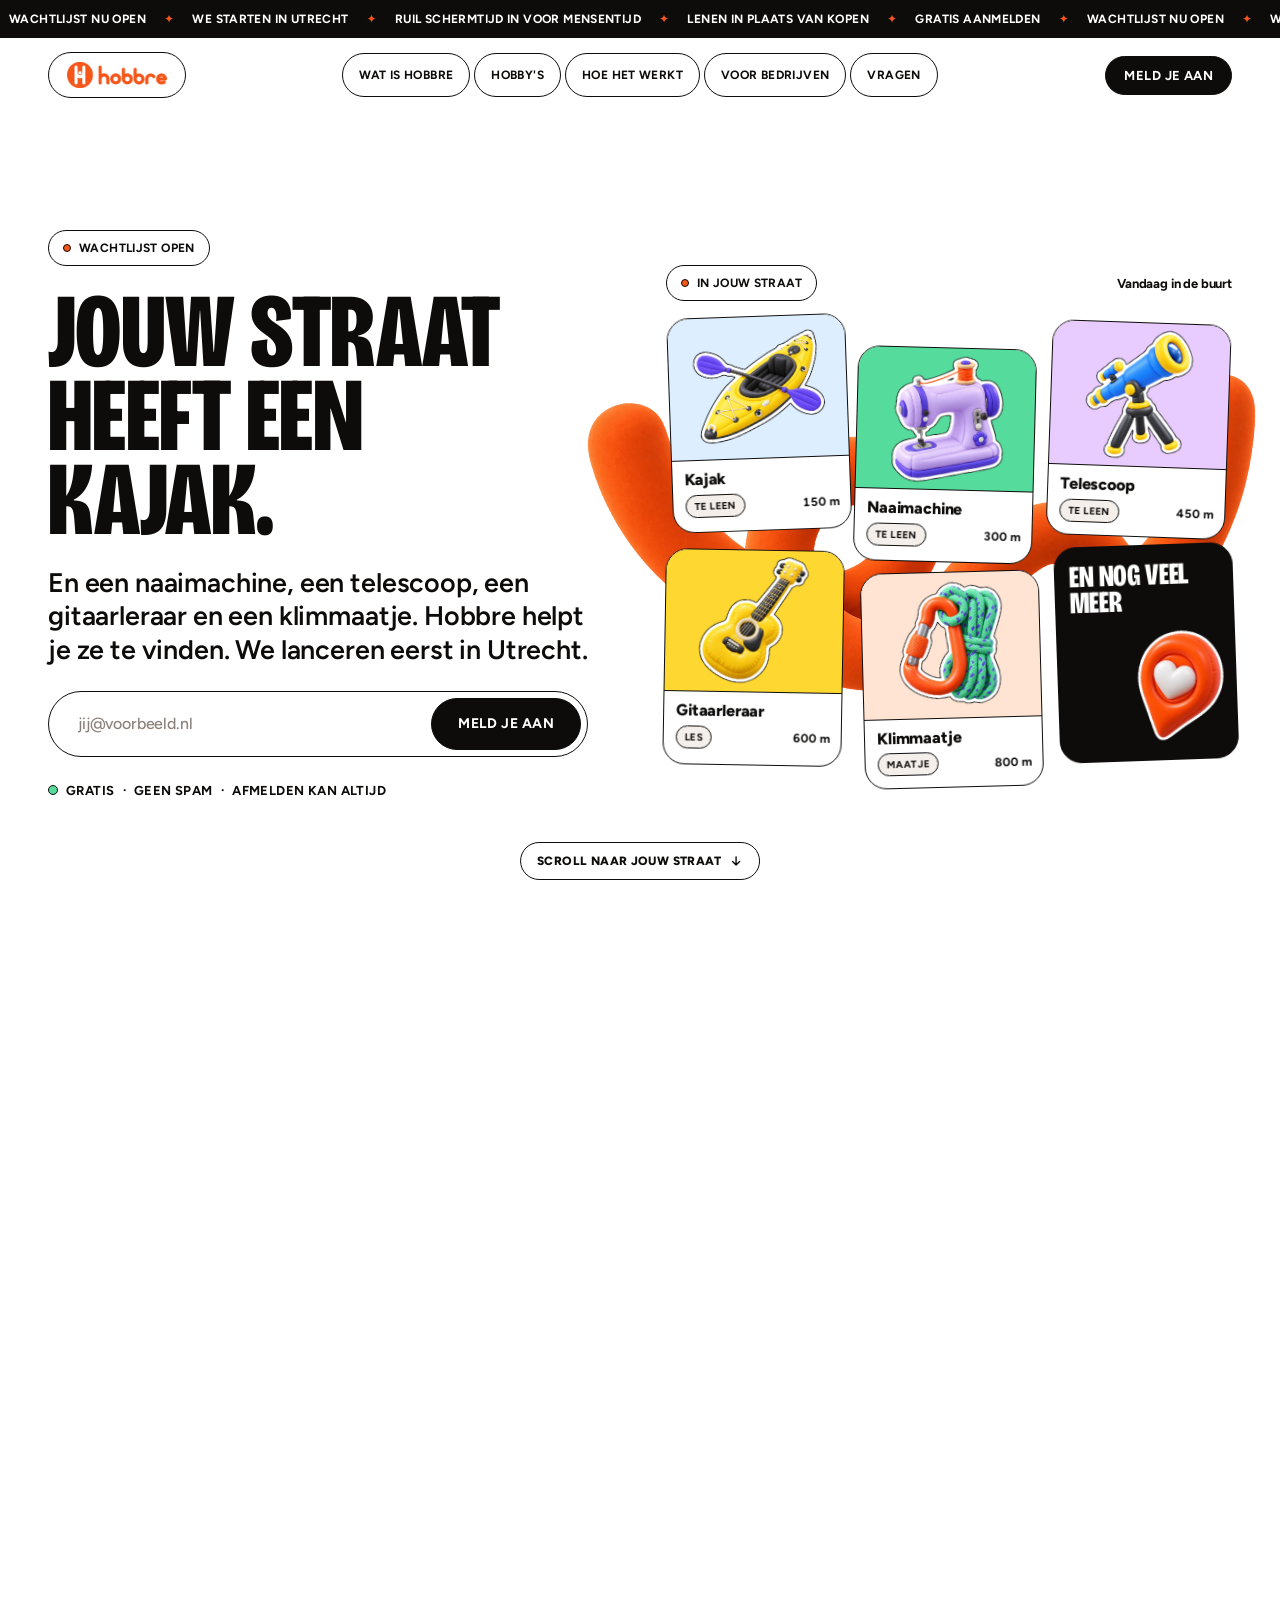
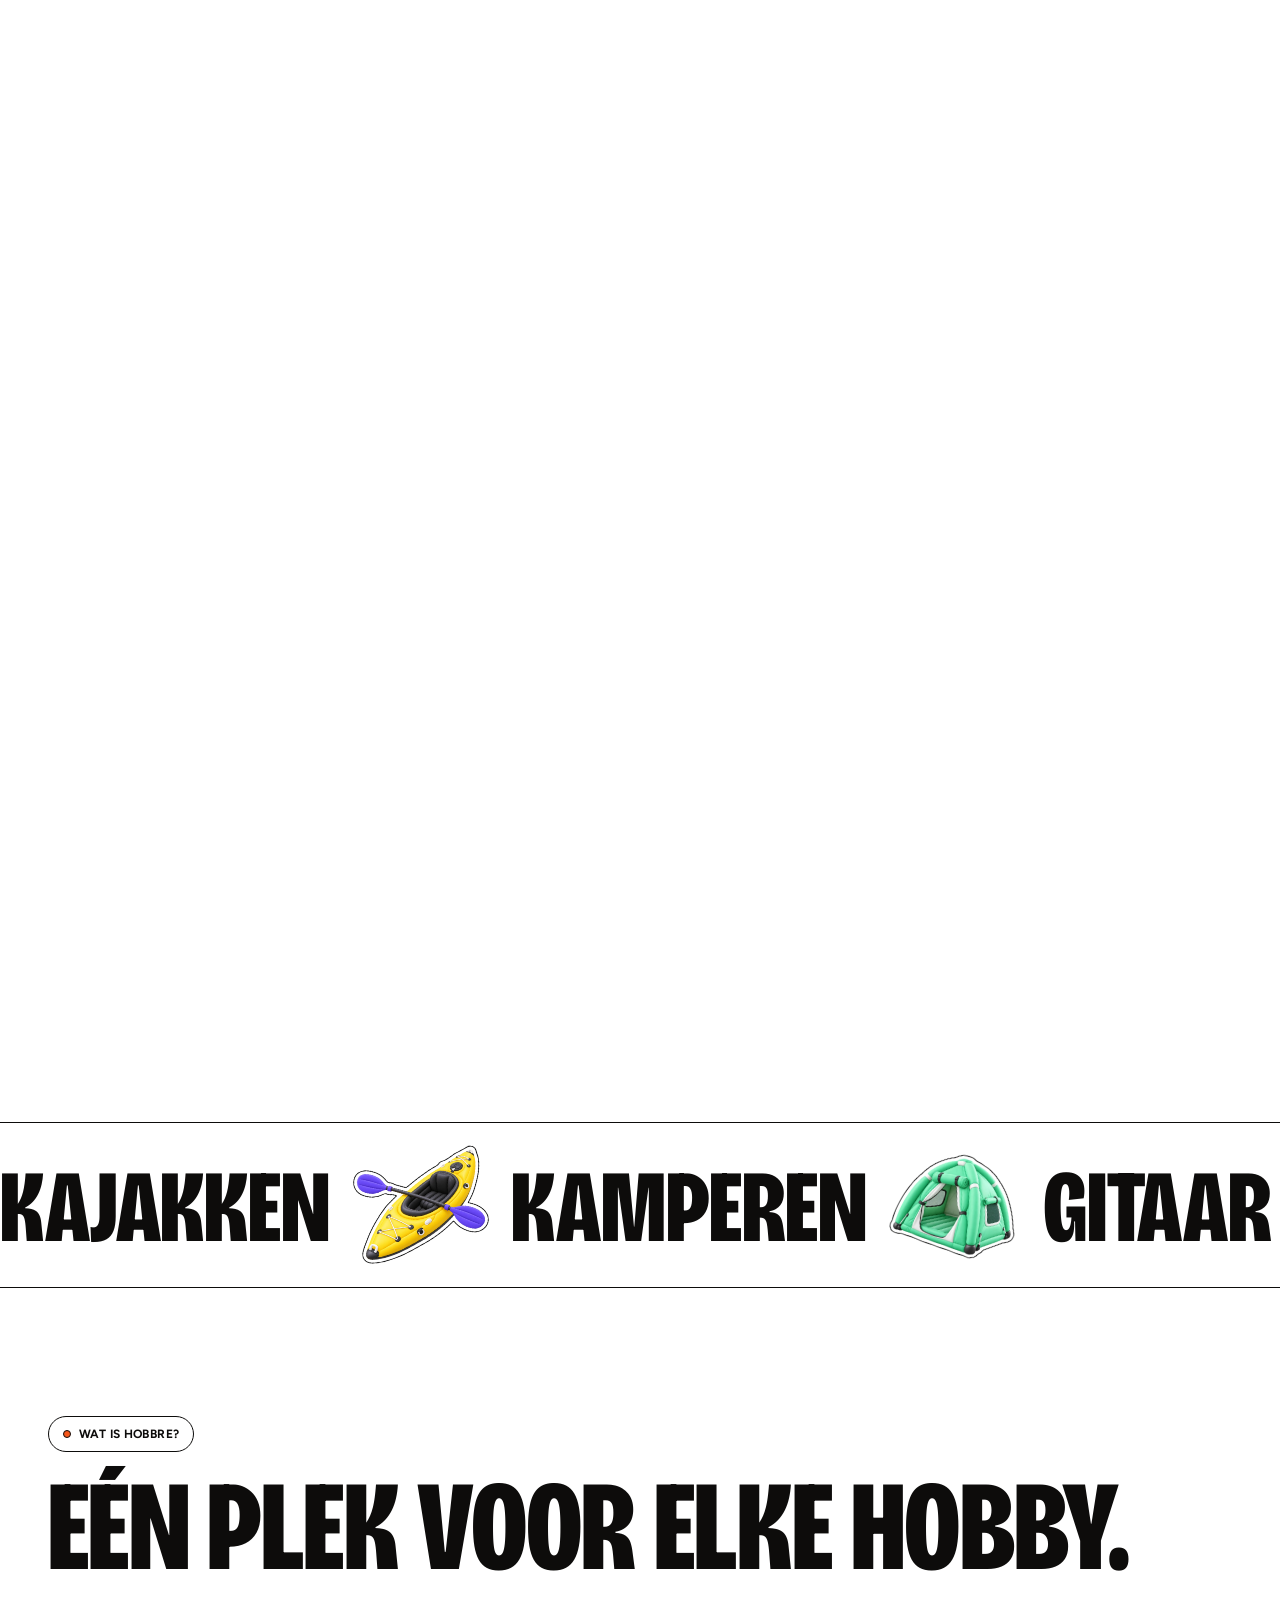
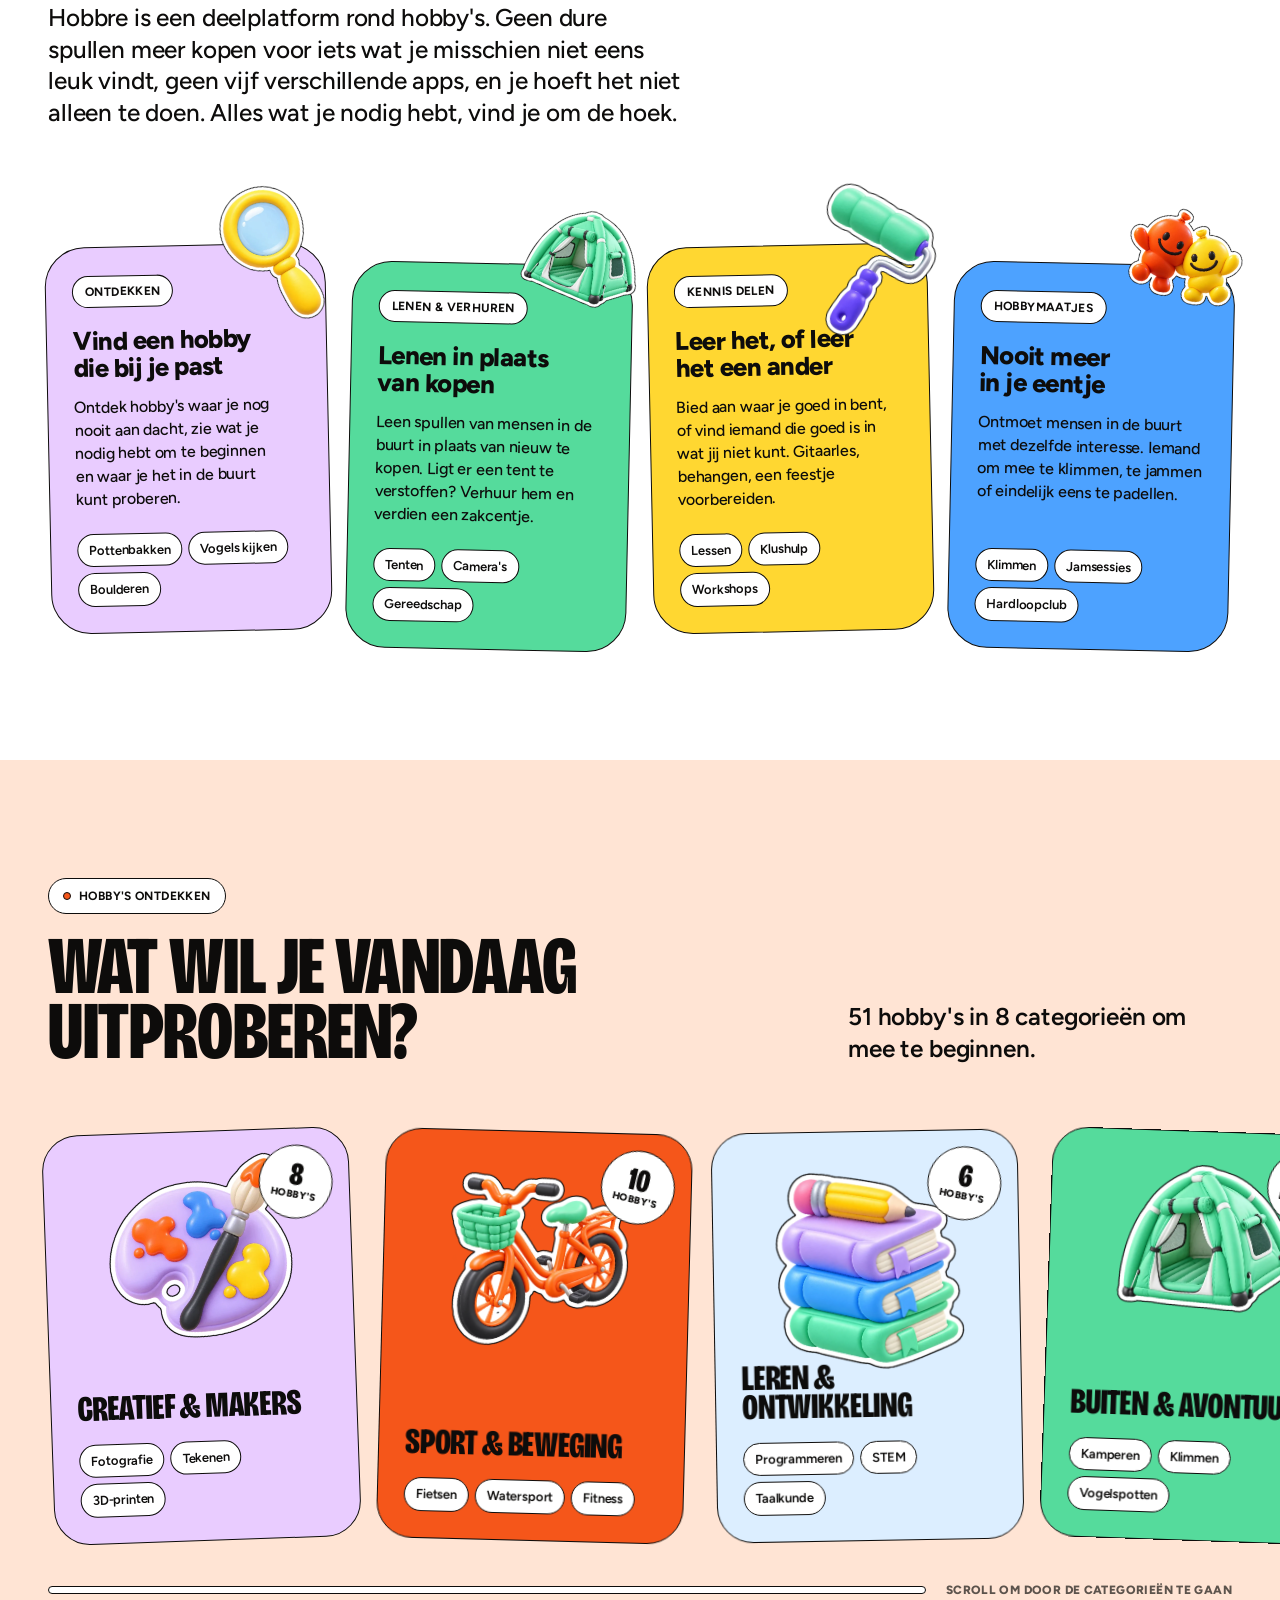
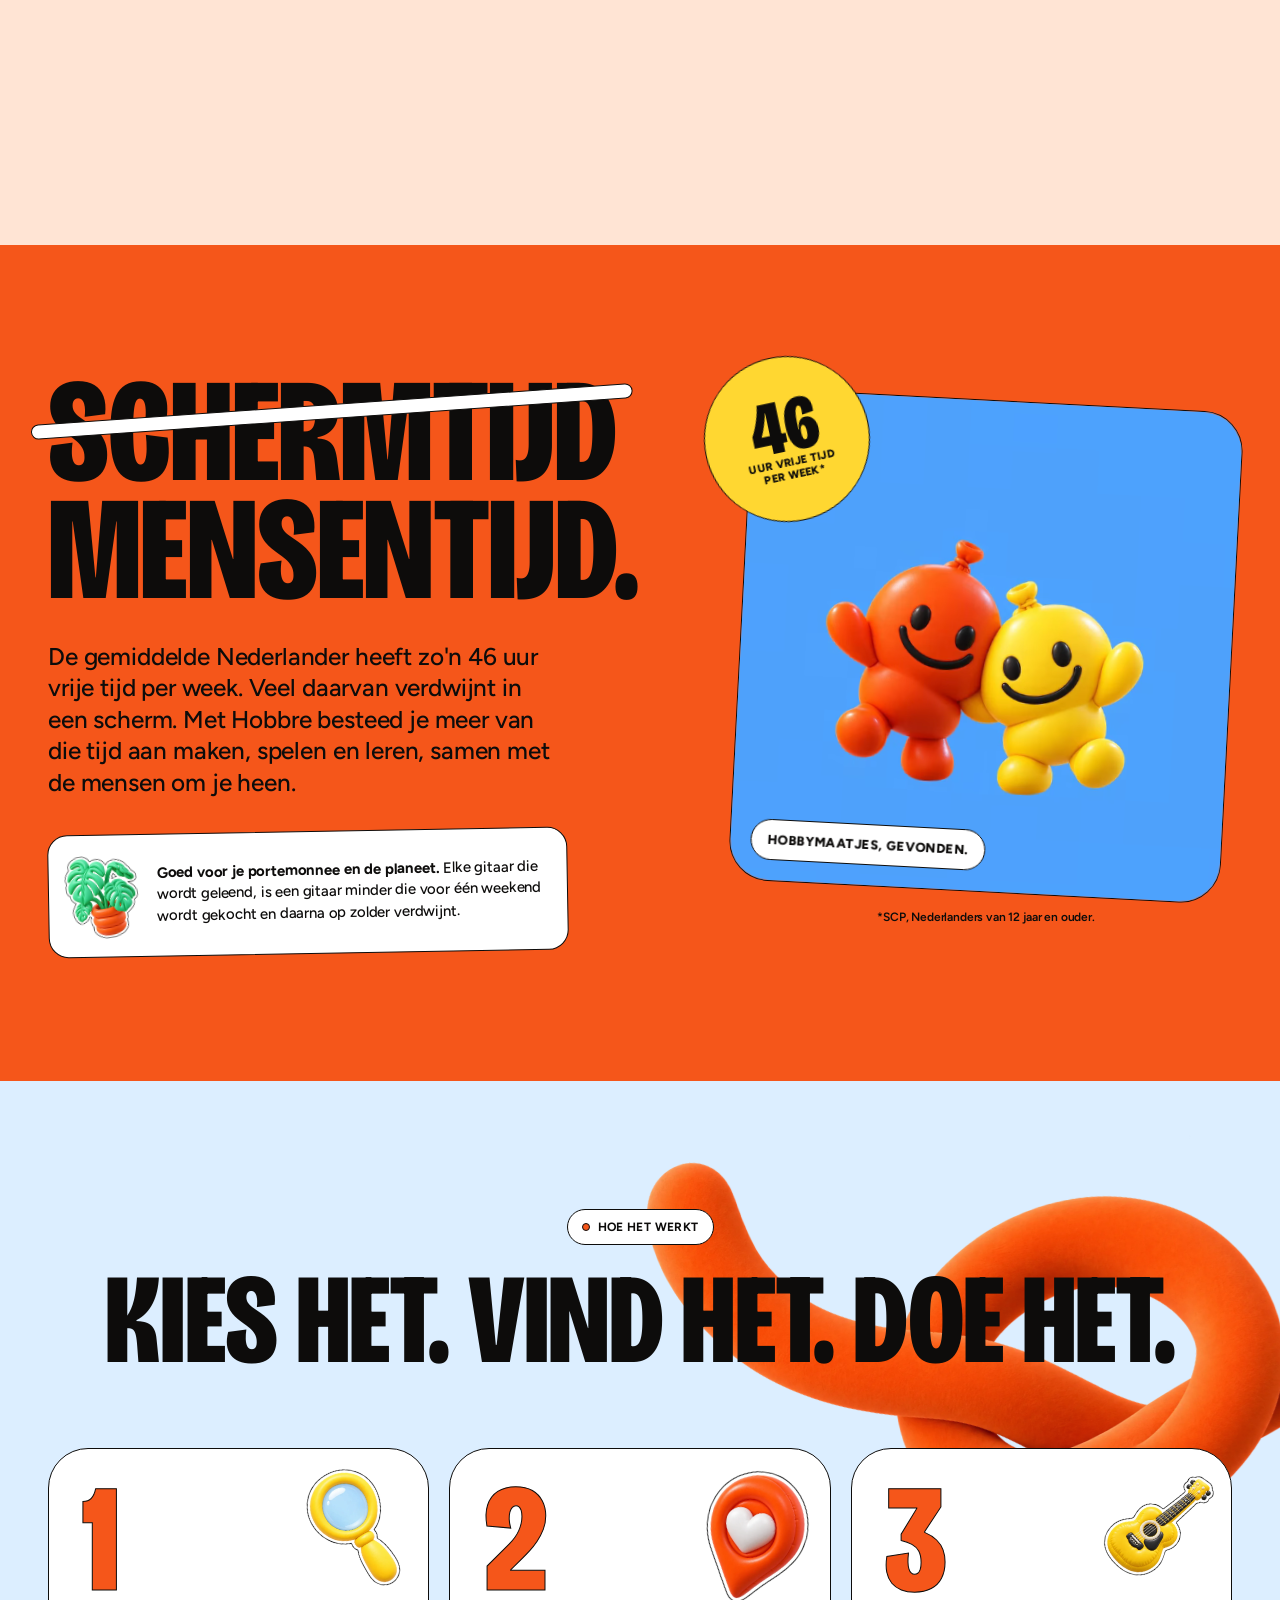
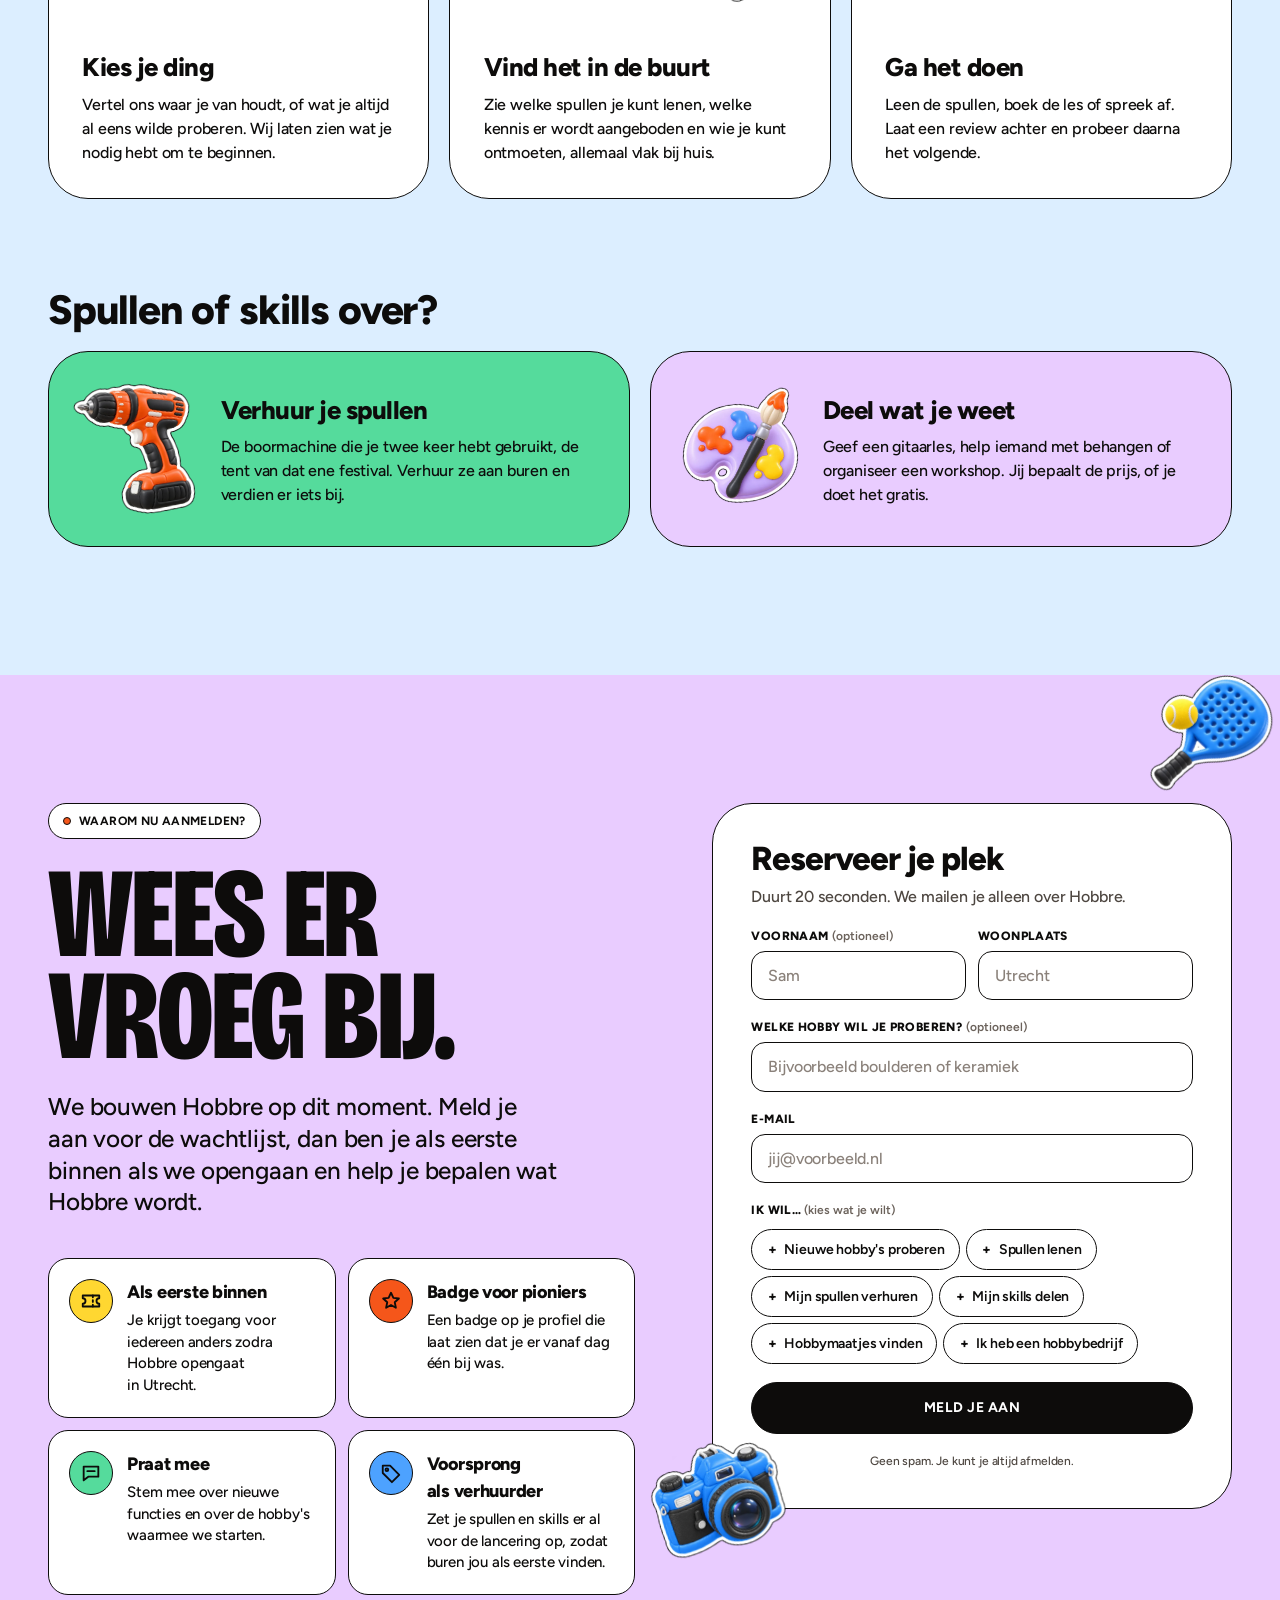
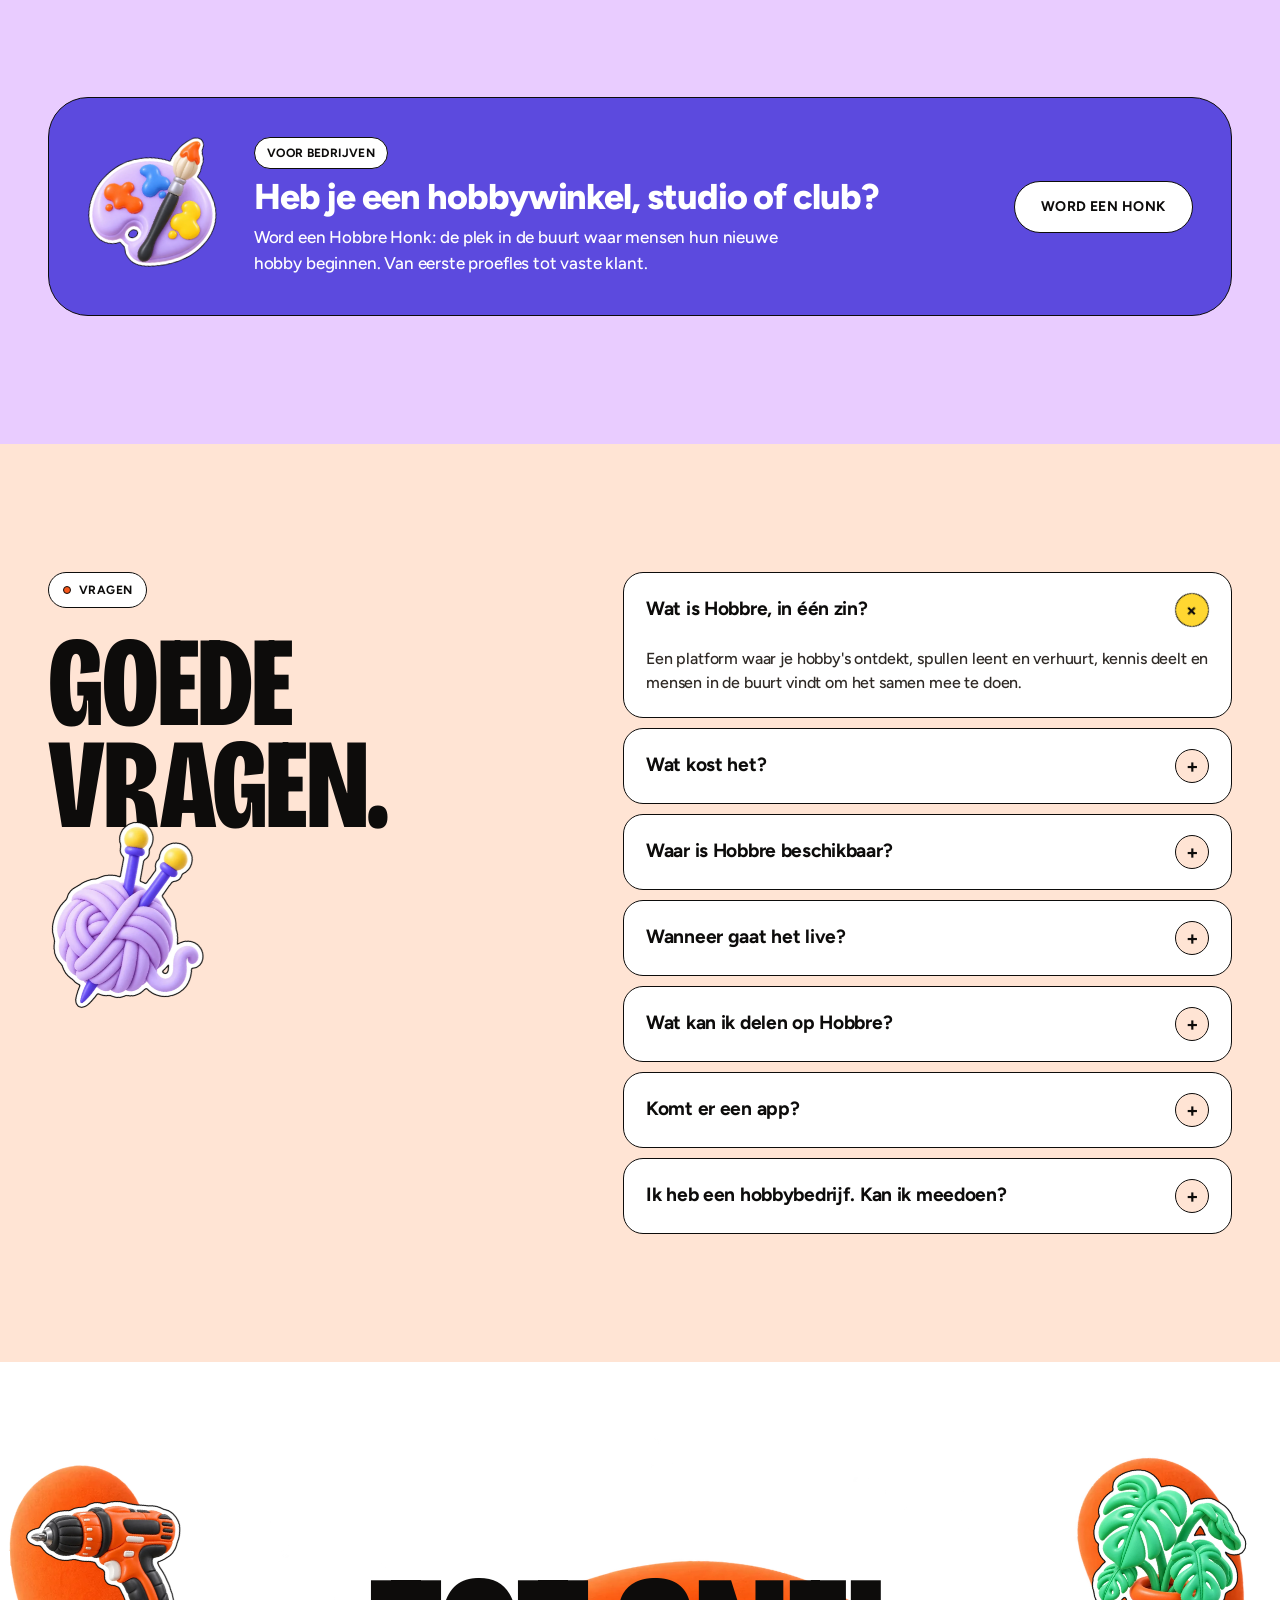
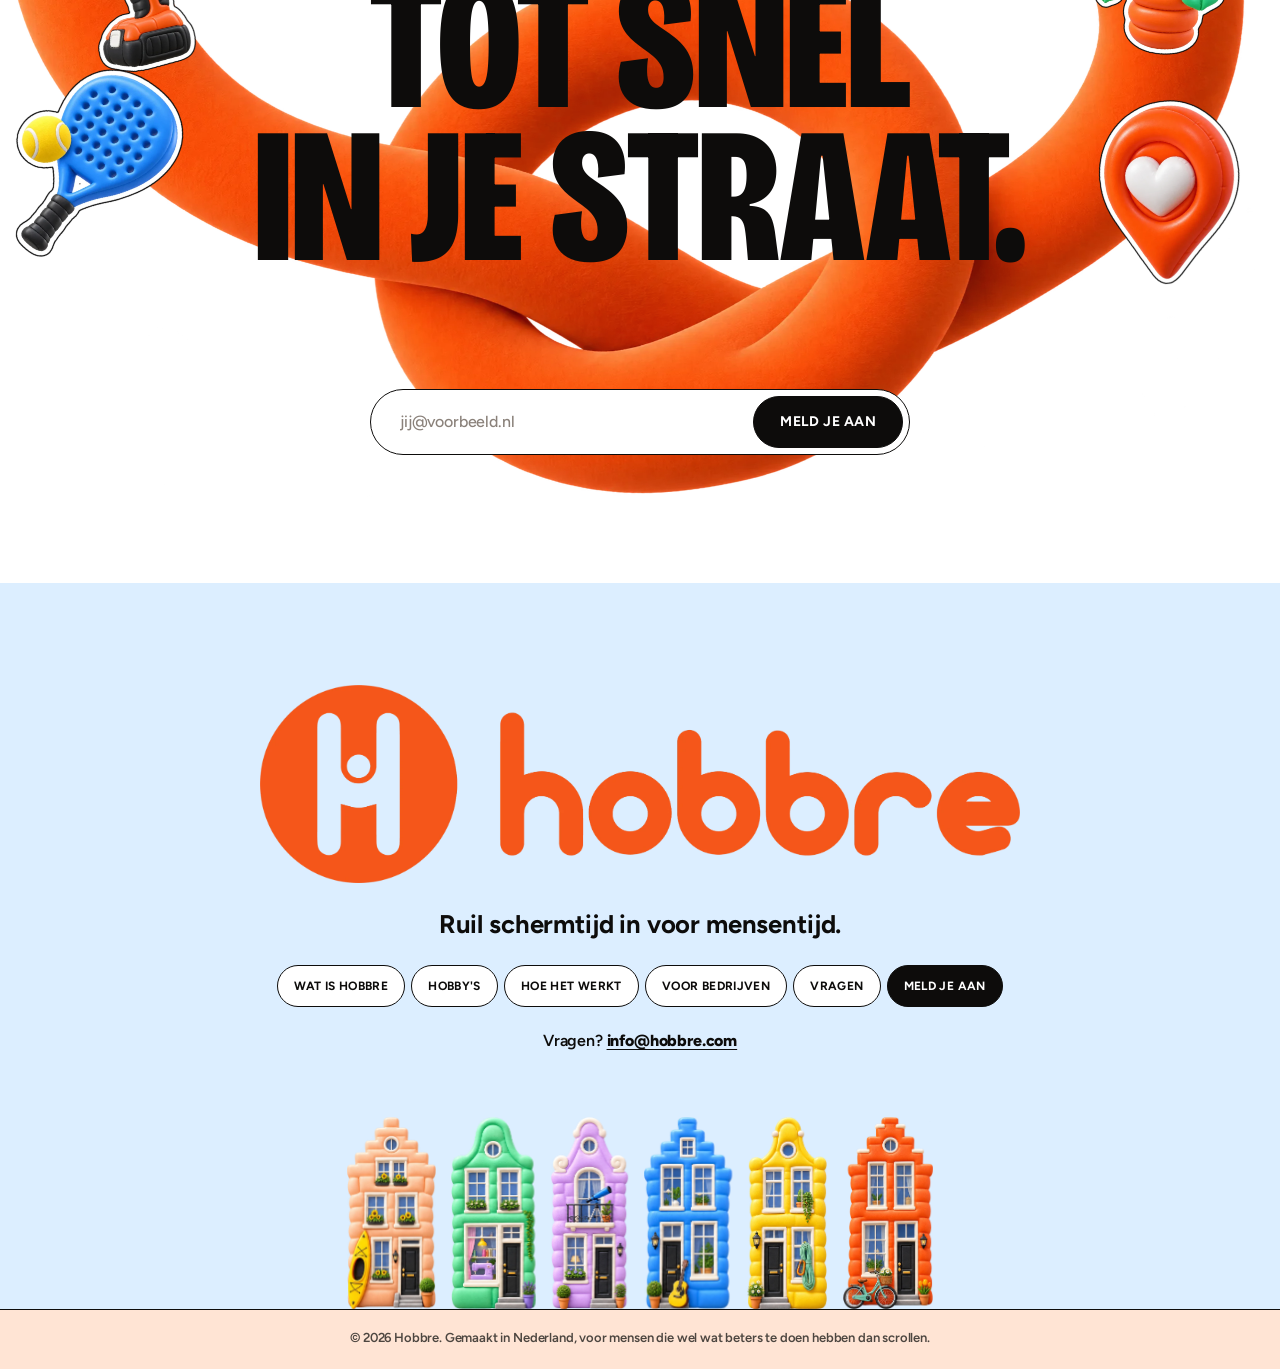
<file: index.html>
<!doctype html>
<html lang="nl">
<head>
  <meta charset="utf-8">
  <meta name="viewport" content="width=device-width, initial-scale=1, viewport-fit=cover">
  <title>Hobbre</title>
  <meta name="description" content="Hobbre is het deelplatform voor hobby's. Leen spullen van je buren, deel je kennis en vind mensen om mee te klimmen, jammen of sterren te kijken. Meld je aan voor de wachtlijst.">
  <meta name="theme-color" content="#FFE4D4">
  <meta property="og:title" content="Hobbre: jouw straat heeft een kajak">
  <meta property="og:description" content="En een naaimachine, een telescoop, een gitaarleraar en een klimmaatje. Hobbre helpt je ze te vinden. We lanceren eerst in Utrecht.">
  <meta property="og:image" content="assets/img/og-image.jpg">
  <meta property="og:type" content="website">
  <meta property="og:locale" content="nl_NL">
  <link rel="icon" type="image/png" href="assets/img/favicon.png">
  <link rel="apple-touch-icon" href="assets/img/apple-touch-icon.png">
  <link rel="preconnect" href="https://fonts.googleapis.com">
  <link rel="preconnect" href="https://fonts.gstatic.com" crossorigin>
  <link rel="stylesheet" href="https://fonts.googleapis.com/css2?family=Bricolage+Grotesque:opsz,wdth,wght@12..96,75..100,400..800&family=Figtree:wght@500;600;700;800&display=swap">
  <link rel="stylesheet" href="styles.css?v=20260927e">
  <link rel="stylesheet" href="footers.css?v=20260927e">
  <link rel="stylesheet" href="heroes.css?v=20260927e">
  <link rel="stylesheet" href="categories.css?v=20260927e">
</head>
<body>

<a class="skip-link" href="#main">Naar de inhoud</a>

<!-- Aankondiging -->
<div class="ticker" role="marquee" aria-label="Wachtlijst nu open. We starten in Utrecht.">
  <div class="ticker__track" aria-hidden="true">
    <div class="ticker__group">
      <span>Wachtlijst nu open</span><i>✦</i>
      <span>We starten in Utrecht</span><i>✦</i>
      <span>Ruil schermtijd in voor mensentijd</span><i>✦</i>
      <span>Lenen in plaats van kopen</span><i>✦</i>
      <span>Gratis aanmelden</span><i>✦</i>
    </div>
    <div class="ticker__group">
      <span>Wachtlijst nu open</span><i>✦</i>
      <span>We starten in Utrecht</span><i>✦</i>
      <span>Ruil schermtijd in voor mensentijd</span><i>✦</i>
      <span>Lenen in plaats van kopen</span><i>✦</i>
      <span>Gratis aanmelden</span><i>✦</i>
    </div>
  </div>
</div>

<!-- Navigatie -->
<header class="nav" id="nav">
  <a class="nav__brand" href="#top" aria-label="Hobbre, naar boven">
    <img src="assets/img/hobbre-logo.webp" alt="Hobbre" width="2000" height="519">
  </a>
  <nav class="nav__links" aria-label="Hoofdmenu">
    <a class="pill" href="#wat-is-hobbre">Wat is Hobbre</a>
    <a class="pill" href="#hobbys">Hobby's</a>
    <a class="pill" href="#hoe-het-werkt">Hoe het werkt</a>
    <a class="pill" href="bedrijven.html">Voor bedrijven</a>
    <a class="pill" href="#vragen">Vragen</a>
  </nav>
  <div class="nav__actions">
    <a class="btn btn--solid" href="#aanmelden">Meld je aan</a>
    <button class="nav__toggle" type="button" aria-expanded="false" aria-controls="mobile-menu" aria-label="Menu openen">
      <span aria-hidden="true">+</span>
    </button>
  </div>
  <nav class="nav__drawer" id="mobile-menu" aria-label="Mobiel menu" hidden>
    <a class="pill" href="#wat-is-hobbre">Wat is Hobbre</a>
    <a class="pill" href="#hobbys">Hobby's</a>
    <a class="pill" href="#hoe-het-werkt">Hoe het werkt</a>
    <a class="pill" href="bedrijven.html">Voor bedrijven</a>
    <a class="pill" href="#vragen">Vragen</a>
    <a class="btn btn--solid" href="#aanmelden">Meld je aan</a>
  </nav>
</header>

<main id="main">

  <!-- HERO: buurtfeed + straat, kaartjes vliegen naar huis -->
  <section class="hero hv4 hv7" id="top">
    <div class="scene hv7__scene" data-scene="home">
      <div class="scene__sticky">
        <img class="scene__cloud scene__cloud--a" src="assets/img/ribbon-knot.webp" alt="" width="2000" height="1086">
        <img class="scene__cloud scene__cloud--b" src="assets/img/ribbon-hero.webp" alt="" width="2400" height="1122">
        <p class="scene__caption display">Allemaal in jouw straat.</p>
        <span class="scene__cue" aria-hidden="true">Scroll naar jouw straat <svg viewBox="0 0 24 24"><path d="M12 5v14M6 13l6 6 6-6"/></svg></span>
        <div class="hv7__layer">
          <div class="hv4__grid">
            <div class="hv4__copy hv7__copy">
              <span class="eyebrow">Wachtlijst open</span>
              <h1 class="display hv-title">
                <span>Jouw straat</span>
                <span>heeft een</span>
                <span>kajak.</span>
              </h1>
              <p class="hero__lede">En een naaimachine, een telescoop, een gitaarleraar en een klimmaatje. Hobbre helpt je ze te vinden. We lanceren eerst in Utrecht.</p>
              <form class="quick-signup" data-signup="quick" novalidate>
                <label class="sr-only" for="hero7-email">E-mailadres</label>
                <input class="field field--pill" id="hero7-email" name="email" type="email" autocomplete="email" placeholder="jij@voorbeeld.nl" required>
                <button class="btn btn--solid btn--lg" type="submit">Meld je aan</button>
                <p class="quick-signup__msg" role="status" aria-live="polite"></p>
              </form>
              <p class="hero__note"><span class="dot dot--mint" aria-hidden="true"></span>Gratis <span aria-hidden="true">·</span> Geen spam <span aria-hidden="true">·</span> Afmelden kan altijd</p>
            </div>
            <div class="hv4__feed" role="img" aria-label="Voorbeeld van de app: een kajak, naaimachine en telescoop te leen, een gitaarleraar en een klimmaatje, allemaal binnen 800 meter">
              <img class="hv4__ribbon" src="assets/img/ribbon-hero.webp" alt="" width="2400" height="1122" data-depth="-0.04">
              <div class="hv4__head">
                <span class="eyebrow">In jouw straat</span>
                <p>Vandaag in de buurt</p>
              </div>
              <article class="lcard" style="--bg:var(--sky);--r:-2deg">
                <div class="lcard__media"><img src="assets/img/cut/kayak.webp" alt="" width="956" height="750"></div>
                <div class="lcard__body"><h3>Kajak</h3><div class="lcard__meta"><span class="lcard__type">Te leen</span><span>150 m</span></div></div>
              </article>
              <article class="lcard lcard--mid" style="--bg:var(--mint);--r:1.5deg">
                <div class="lcard__media"><img src="assets/img/cut/sewing.webp" alt="" width="653" height="682"></div>
                <div class="lcard__body"><h3>Naaimachine</h3><div class="lcard__meta"><span class="lcard__type">Te leen</span><span>300 m</span></div></div>
              </article>
              <article class="lcard" style="--bg:var(--lavender);--r:2deg">
                <div class="lcard__media"><img src="assets/img/cut/telescope.webp" alt="" width="608" height="682"></div>
                <div class="lcard__body"><h3>Telescoop</h3><div class="lcard__meta"><span class="lcard__type">Te leen</span><span>450 m</span></div></div>
              </article>
              <article class="lcard" style="--bg:var(--sun);--r:1deg">
                <div class="lcard__media"><img src="assets/img/cut/guitar.webp" alt="" width="653" height="681"></div>
                <div class="lcard__body"><h3>Gitaarleraar</h3><div class="lcard__meta"><span class="lcard__type">Les</span><span>600 m</span></div></div>
              </article>
              <article class="lcard lcard--mid" style="--bg:var(--peach);--r:-1.5deg">
                <div class="lcard__media"><img src="assets/img/cut/carabiner.webp" alt="" width="603" height="682"></div>
                <div class="lcard__body"><h3>Klimmaatje</h3><div class="lcard__meta"><span class="lcard__type">Maatje</span><span>800 m</span></div></div>
              </article>
              <article class="lcard lcard--more" style="--r:-2deg">
                <strong>En nog veel meer</strong>
                <img src="assets/img/cut/pin.webp" alt="" width="524" height="681">
              </article>
            </div>
          </div>
        </div>
        <div class="scene__ground">
          <div class="street" role="img" aria-label="Een straat met zes opblaasbare grachtenpandjes: bij het eerste staat een kajak, achter het raam van het tweede een naaimachine, op het balkon van het derde een telescoop, bij het vierde een gitaar, bij het vijfde klimtouw en voor het zesde een fiets.">
            <figure class="house" style="--hw:14.93%"><img src="assets/img/houses/house-1.webp" alt="" width="388" height="837"></figure>
            <figure class="house" style="--hw:14.2%"><img src="assets/img/houses/house-2.webp" alt="" width="369" height="836"></figure>
            <figure class="house" style="--hw:13.27%"><img src="assets/img/houses/house-3.webp" alt="" width="345" height="857"></figure>
            <figure class="house" style="--hw:14.7%"><img src="assets/img/houses/house-4.webp" alt="" width="382" height="833"></figure>
            <figure class="house" style="--hw:13.47%"><img src="assets/img/houses/house-5.webp" alt="" width="350" height="837"></figure>
            <figure class="house" style="--hw:15.43%"><img src="assets/img/houses/house-6.webp" alt="" width="401" height="851"></figure>
          </div>
          <div class="scene__pavement" aria-hidden="true"></div>
        </div>
      </div>
    </div>
  </section>

  <!-- HOBBY-STRIP -->
  <section class="reel" aria-label="Hobby's die je via Hobbre kunt proberen">
    <div class="reel__track" aria-hidden="true">
      <div class="reel__group">
        <span class="reel__word">Kajakken</span><img src="assets/img/cut/kayak.webp" alt="" width="956" height="750">
        <span class="reel__word">Kamperen</span><img src="assets/img/cut/tent.webp" alt="" width="681" height="560">
        <span class="reel__word">Gitaar</span><img src="assets/img/cut/guitar.webp" alt="" width="653" height="681">
        <span class="reel__word">Naaien</span><img src="assets/img/cut/sewing.webp" alt="" width="653" height="682">
        <span class="reel__word">Analoge fotografie</span><img src="assets/img/cut/camera.webp" alt="" width="682" height="560">
        <span class="reel__word">Sterrenkijken</span><img src="assets/img/cut/telescope.webp" alt="" width="608" height="682">
        <span class="reel__word">Schilderen</span><img src="assets/img/cut/palette.webp" alt="" width="682" height="646">
        <span class="reel__word">Klimmen</span><img src="assets/img/cut/carabiner.webp" alt="" width="603" height="682">
        <span class="reel__word">Padel</span><img src="assets/img/cut/racket.webp" alt="" width="577" height="682">
        <span class="reel__word">Breien</span><img src="assets/img/cut/yarn.webp" alt="" width="586" height="682">
        <span class="reel__word">Skateboarden</span><img src="assets/img/cut/skateboard.webp" alt="" width="682" height="548">
        <span class="reel__word">Tuinieren</span><img src="assets/img/cut/plant.webp" alt="" width="581" height="682">
        <span class="reel__word">Klussen</span><img src="assets/img/cut/drill.webp" alt="" width="596" height="682">
      </div>
      <div class="reel__group">
        <span class="reel__word">Kajakken</span><img src="assets/img/cut/kayak.webp" alt="" width="956" height="750">
        <span class="reel__word">Kamperen</span><img src="assets/img/cut/tent.webp" alt="" width="681" height="560">
        <span class="reel__word">Gitaar</span><img src="assets/img/cut/guitar.webp" alt="" width="653" height="681">
        <span class="reel__word">Naaien</span><img src="assets/img/cut/sewing.webp" alt="" width="653" height="682">
        <span class="reel__word">Analoge fotografie</span><img src="assets/img/cut/camera.webp" alt="" width="682" height="560">
        <span class="reel__word">Sterrenkijken</span><img src="assets/img/cut/telescope.webp" alt="" width="608" height="682">
        <span class="reel__word">Schilderen</span><img src="assets/img/cut/palette.webp" alt="" width="682" height="646">
        <span class="reel__word">Klimmen</span><img src="assets/img/cut/carabiner.webp" alt="" width="603" height="682">
        <span class="reel__word">Padel</span><img src="assets/img/cut/racket.webp" alt="" width="577" height="682">
        <span class="reel__word">Breien</span><img src="assets/img/cut/yarn.webp" alt="" width="586" height="682">
        <span class="reel__word">Skateboarden</span><img src="assets/img/cut/skateboard.webp" alt="" width="682" height="548">
        <span class="reel__word">Tuinieren</span><img src="assets/img/cut/plant.webp" alt="" width="581" height="682">
        <span class="reel__word">Klussen</span><img src="assets/img/cut/drill.webp" alt="" width="596" height="682">
      </div>
    </div>
    <p class="sr-only">Kajakken, kamperen, gitaar, naaien, analoge fotografie, sterrenkijken, schilderen, klimmen, padel, breien, skateboarden, tuinieren, klussen en nog veel meer.</p>
  </section>

  <!-- WAT IS HOBBRE -->
  <section class="band band--white what" id="wat-is-hobbre">
    <div class="wrap">
      <div class="section-head">
        <span class="eyebrow">Wat is Hobbre?</span>
        <h2 class="display display--lg">Eén plek voor elke hobby.</h2>
        <p class="lede">Hobbre is een deelplatform rond hobby's. Geen dure spullen meer kopen voor iets wat je misschien niet eens leuk vindt, geen vijf verschillende apps, en je hoeft het niet alleen te doen. Alles wat je nodig hebt, vind je om de hoek.</p>
      </div>

      <div class="pillars">
        <article class="pillar pillar--lavender">
          <img class="pillar__sticker" src="assets/img/cut/magnifier.webp" alt="" width="635" height="682" loading="lazy">
          <span class="tag">Ontdekken</span>
          <h3>Vind een hobby die bij je past</h3>
          <p>Ontdek hobby's waar je nog nooit aan dacht, zie wat je nodig hebt om te beginnen en waar je het in de buurt kunt proberen.</p>
          <ul class="chips" aria-label="Voorbeelden"><li>Pottenbakken</li><li>Vogels kijken</li><li>Boulderen</li></ul>
        </article>
        <article class="pillar pillar--mint">
          <img class="pillar__sticker" src="assets/img/cut/tent.webp" alt="" width="681" height="560" loading="lazy">
          <span class="tag">Lenen &amp; verhuren</span>
          <h3>Lenen in plaats van kopen</h3>
          <p>Leen spullen van mensen in de buurt in plaats van nieuw te kopen. Ligt er een tent te verstoffen? Verhuur hem en verdien een zakcentje.</p>
          <ul class="chips" aria-label="Voorbeelden"><li>Tenten</li><li>Camera's</li><li>Gereedschap</li></ul>
        </article>
        <article class="pillar pillar--sun">
          <img class="pillar__sticker" src="assets/img/cut/roller.webp" alt="" width="520" height="682" loading="lazy">
          <span class="tag">Kennis delen</span>
          <h3>Leer het, of leer het een ander</h3>
          <p>Bied aan waar je goed in bent, of vind iemand die goed is in wat jij niet kunt. Gitaarles, behangen, een feestje voorbereiden.</p>
          <ul class="chips" aria-label="Voorbeelden"><li>Lessen</li><li>Klushulp</li><li>Workshops</li></ul>
        </article>
        <article class="pillar pillar--blue">
          <img class="pillar__sticker" src="assets/img/cut/buddies.webp" alt="" width="682" height="547" loading="lazy">
          <span class="tag">Hobbymaatjes</span>
          <h3>Nooit meer in je eentje</h3>
          <p>Ontmoet mensen in de buurt met dezelfde interesse. Iemand om mee te klimmen, te jammen of eindelijk eens te padellen.</p>
          <ul class="chips" aria-label="Voorbeelden"><li>Klimmen</li><li>Jamsessies</li><li>Hardloopclub</li></ul>
        </article>
      </div>
    </div>
  </section>

  <!-- HOBBY-CATEGORIEËN: scrollrij -->
  <section class="cats cats--rail" id="hobbys" aria-labelledby="cats-title-3">
    <div class="rail" data-rail>
      <div class="rail__sticky">
        <div class="wrap">
      <div class="cats__head">
        <div class="cats__titles">
          <span class="eyebrow">Hobby's ontdekken</span>
          <h2 class="display display--lg" id="cats-title-3">Wat wil je vandaag uitproberen?</h2>
        </div>
        <p class="cats__sub">51 hobby's in 8 categorieën om mee te beginnen.</p>
      </div>
        </div>
        <div class="rail__viewport">
          <div class="rail__track">
          <article class="railcard railcard--lavender" style="--tilt:-2deg">
            <img class="railcard__sticker" src="assets/img/cut/palette.webp" alt="" width="682" height="646" loading="lazy">
            <span class="railcard__count"><strong>8</strong> hobby's</span>
            <h3 class="display">Creatief &amp; Makers</h3>
            <ul class="chips" aria-label="Voorbeelden"><li>Fotografie</li><li>Tekenen</li><li>3D-printen</li></ul>
          </article>
          <article class="railcard railcard--orange" style="--tilt:1.5deg">
            <img class="railcard__sticker" src="assets/img/cut/bicycle.webp" alt="" width="682" height="647" loading="lazy">
            <span class="railcard__count"><strong>10</strong> hobby's</span>
            <h3 class="display">Sport &amp; Beweging</h3>
            <ul class="chips" aria-label="Voorbeelden"><li>Fietsen</li><li>Watersport</li><li>Fitness</li></ul>
          </article>
          <article class="railcard railcard--sky" style="--tilt:-1deg">
            <img class="railcard__sticker" src="assets/img/cut/books.webp" alt="" width="605" height="682" loading="lazy">
            <span class="railcard__count"><strong>6</strong> hobby's</span>
            <h3 class="display">Leren &amp; Ontwikkeling</h3>
            <ul class="chips" aria-label="Voorbeelden"><li>Programmeren</li><li>STEM</li><li>Taalkunde</li></ul>
          </article>
          <article class="railcard railcard--mint" style="--tilt:2deg">
            <img class="railcard__sticker" src="assets/img/cut/tent.webp" alt="" width="681" height="560" loading="lazy">
            <span class="railcard__count"><strong>7</strong> hobby's</span>
            <h3 class="display">Buiten &amp; Avontuur</h3>
            <ul class="chips" aria-label="Voorbeelden"><li>Kamperen</li><li>Klimmen</li><li>Vogelspotten</li></ul>
          </article>
          <article class="railcard railcard--sun" style="--tilt:-1.5deg">
            <img class="railcard__sticker" src="assets/img/cut/masks.webp" alt="" width="682" height="622" loading="lazy">
            <span class="railcard__count"><strong>5</strong> hobby's</span>
            <h3 class="display">Film, Theater &amp; Podium</h3>
            <ul class="chips" aria-label="Voorbeelden"><li>Film &amp; video</li><li>Theatermaken</li><li>Cosplay</li></ul>
          </article>
          <article class="railcard railcard--blue" style="--tilt:1deg">
            <img class="railcard__sticker" src="assets/img/cut/dice.webp" alt="" width="682" height="635" loading="lazy">
            <span class="railcard__count"><strong>5</strong> hobby's</span>
            <h3 class="display">Games &amp; Entertainment</h3>
            <ul class="chips" aria-label="Voorbeelden"><li>Bordspellen</li><li>VR &amp; gaming</li><li>Escape rooms</li></ul>
          </article>
          <article class="railcard railcard--pink" style="--tilt:-2deg">
            <img class="railcard__sticker" src="assets/img/cut/buddies.webp" alt="" width="682" height="547" loading="lazy">
            <span class="railcard__count"><strong>4</strong> hobby's</span>
            <h3 class="display">Sociaal &amp; Community</h3>
            <ul class="chips" aria-label="Voorbeelden"><li>Vrijwilligerswerk</li><li>Buurtprojecten</li><li>Events</li></ul>
          </article>
          <article class="railcard railcard--violet" style="--tilt:1.5deg">
            <img class="railcard__sticker" src="assets/img/cut/guitar.webp" alt="" width="653" height="681" loading="lazy">
            <span class="railcard__count"><strong>6</strong> hobby's</span>
            <h3 class="display">Muziek &amp; Dans</h3>
            <ul class="chips" aria-label="Voorbeelden"><li>Gitaar</li><li>Drums</li><li>DJ-apparatuur</li></ul>
          </article>
          <article class="railcard railcard--suggest" style="--tilt:-1deg">
            <img class="railcard__plus" src="assets/img/cut/pin.webp" alt="" width="524" height="681" loading="lazy">
            <h3 class="display">Jouw hobby hier?</h3>
            <p>Welke hobby wil jij op Hobbre kunnen vinden? Stel hem voor en bepaal mee welke hobby's we als eerste toevoegen.</p>
            <form class="suggest" data-suggest novalidate>
              <label class="sr-only" for="suggest-hobby">Welke hobby wil je voorstellen?</label>
              <input class="field field--pill" id="suggest-hobby" name="hobby" type="text" maxlength="60" autocomplete="off" placeholder="Bijvoorbeeld imkeren" required>
              <button class="btn btn--solid" type="submit">Stel voor</button>
              <p class="suggest__msg" role="status" aria-live="polite"></p>
              <button class="suggest__again" type="button" data-suggest-again hidden>Nog een hobby voorstellen</button>
            </form>
          </article>
          </div>
        </div>
        <div class="wrap rail__foot">
          <div class="rail__progress" aria-hidden="true"><span></span></div>
          <p class="rail__hint"><span class="rail__hint-scroll">Scroll om door de categorieën te gaan</span><span class="rail__hint-swipe">Swipe voor meer →</span></p>
        </div>
      </div>
    </div>
  </section>

  <!-- MENSENTIJD -->
  <section class="band band--orange people" aria-labelledby="people-title">
    <div class="wrap people__grid">
      <div class="people__copy">
        <h2 class="display display--xl" id="people-title">
          <span class="strike">Schermtijd</span>
          <span>Mensentijd.</span>
        </h2>
        <p class="lede">De gemiddelde Nederlander heeft zo'n 46 uur vrije tijd per week. Veel daarvan verdwijnt in een scherm. Met Hobbre besteed je meer van die tijd aan maken, spelen en leren, samen met de mensen om je heen.</p>
        <div class="note-card">
          <img src="assets/img/cut/plant.webp" alt="" width="581" height="682" loading="lazy">
          <p><strong>Goed voor je portemonnee en de planeet.</strong> Elke gitaar die wordt geleend, is een gitaar minder die voor één weekend wordt gekocht en daarna op zolder verdwijnt.</p>
        </div>
      </div>

      <div class="people__visual">
        <div class="stat-sticker" aria-label="46 uur vrije tijd per week">
          <span class="stat-sticker__num">46</span>
          <span class="stat-sticker__unit">uur vrije tijd per week*</span>
        </div>
        <figure class="clip-card">
          <video class="clip-card__video" autoplay muted loop playsinline preload="metadata" poster="assets/img/buddies-poster.jpg" aria-label="Twee opblaasbare smiley-poppetjes die springen en elkaar een knuffel geven">
            <source src="assets/video/buddies.webm" type="video/webm">
            <source src="assets/video/buddies.mp4" type="video/mp4">
          </video>
          <figcaption class="clip-card__label">Hobbymaatjes, gevonden.</figcaption>
        </figure>
        <p class="people__source">*SCP, Nederlanders van 12 jaar en ouder.</p>
      </div>
    </div>
  </section>

  <!-- HOE HET WERKT -->
  <section class="band band--sky how" id="hoe-het-werkt">
    <img class="how__ribbon" src="assets/img/ribbon-knot.webp" alt="" width="2000" height="1086" loading="lazy" data-depth="-0.08">
    <div class="wrap">
      <div class="section-head section-head--center">
        <span class="eyebrow">Hoe het werkt</span>
        <h2 class="display display--lg">Kies het. Vind het. Doe het.</h2>
      </div>

      <ol class="steps">
        <li class="step">
          <span class="step__num" aria-hidden="true">1</span>
          <img class="step__sticker" src="assets/img/cut/magnifier.webp" alt="" width="635" height="682" loading="lazy">
          <h3>Kies je ding</h3>
          <p>Vertel ons waar je van houdt, of wat je altijd al eens wilde proberen. Wij laten zien wat je nodig hebt om te beginnen.</p>
        </li>
        <li class="step">
          <span class="step__num" aria-hidden="true">2</span>
          <img class="step__sticker" src="assets/img/cut/pin.webp" alt="" width="524" height="681" loading="lazy">
          <h3>Vind het in de buurt</h3>
          <p>Zie welke spullen je kunt lenen, welke kennis er wordt aangeboden en wie je kunt ontmoeten, allemaal vlak bij huis.</p>
        </li>
        <li class="step">
          <span class="step__num" aria-hidden="true">3</span>
          <img class="step__sticker" src="assets/img/cut/guitar.webp" alt="" width="653" height="681" loading="lazy">
          <h3>Ga het doen</h3>
          <p>Leen de spullen, boek de les of spreek af. Laat een review achter en probeer daarna het volgende.</p>
        </li>
      </ol>

      <div class="sharers">
        <h3 class="sharers__title">Spullen of skills over?</h3>
        <div class="sharers__grid">
          <article class="share-card share-card--mint">
            <img src="assets/img/cut/drill.webp" alt="" width="596" height="682" loading="lazy">
            <div>
              <h4>Verhuur je spullen</h4>
              <p>De boormachine die je twee keer hebt gebruikt, de tent van dat ene festival. Verhuur ze aan buren en verdien er iets bij.</p>
            </div>
          </article>
          <article class="share-card share-card--lavender">
            <img src="assets/img/cut/palette.webp" alt="" width="682" height="646" loading="lazy">
            <div>
              <h4>Deel wat je weet</h4>
              <p>Geef een gitaarles, help iemand met behangen of organiseer een workshop. Jij bepaalt de prijs, of je doet het gratis.</p>
            </div>
          </article>
        </div>
      </div>
    </div>
  </section>

  <!-- AANMELDEN -->
  <section class="band band--lavender join" id="aanmelden">
    <div class="wrap join__grid">
      <div class="join__copy">
        <span class="eyebrow">Waarom nu aanmelden?</span>
        <h2 class="display display--lg">Wees er vroeg bij.</h2>
        <p class="lede">We bouwen Hobbre op dit moment. Meld je aan voor de wachtlijst, dan ben je als eerste binnen als we opengaan en help je bepalen wat Hobbre wordt.</p>

        <ul class="perks">
          <li class="perk">
            <span class="perk__icon perk__icon--sun" aria-hidden="true">
              <svg viewBox="0 0 24 24"><path d="M3 9V6h18v3a3 3 0 0 0 0 6v3H3v-3a3 3 0 0 0 0-6Z"/><path d="M14 6v2M14 11v2M14 16v2"/></svg>
            </span>
            <div><h3>Als eerste binnen</h3><p>Je krijgt toegang voor iedereen anders zodra Hobbre opengaat in Utrecht.</p></div>
          </li>
          <li class="perk">
            <span class="perk__icon perk__icon--orange" aria-hidden="true">
              <svg viewBox="0 0 24 24"><path d="m12 3 2.6 5.6 6 .7-4.5 4.1 1.2 6L12 16.4 6.7 19.4l1.2-6L3.4 9.3l6-.7Z"/></svg>
            </span>
            <div><h3>Badge voor pioniers</h3><p>Een badge op je profiel die laat zien dat je er vanaf dag één bij was.</p></div>
          </li>
          <li class="perk">
            <span class="perk__icon perk__icon--mint" aria-hidden="true">
              <svg viewBox="0 0 24 24"><path d="M4 5h16v11H9l-5 4Z"/><path d="M8 10h8"/></svg>
            </span>
            <div><h3>Praat mee</h3><p>Stem mee over nieuwe functies en over de hobby's waarmee we starten.</p></div>
          </li>
          <li class="perk">
            <span class="perk__icon perk__icon--blue" aria-hidden="true">
              <svg viewBox="0 0 24 24"><path d="M3 12V4h8l10 10-8 8Z"/><circle cx="7.5" cy="8.5" r="1.5"/></svg>
            </span>
            <div><h3>Voorsprong als verhuurder</h3><p>Zet je spullen en skills er al voor de lancering op, zodat buren jou als eerste vinden.</p></div>
          </li>
        </ul>
      </div>

      <div class="join__form-wrap">
        <img class="join__sticker join__sticker--a" src="assets/img/cut/racket.webp" alt="" width="577" height="682" loading="lazy" data-depth="0.12">
        <img class="join__sticker join__sticker--b" src="assets/img/cut/camera.webp" alt="" width="682" height="560" loading="lazy" data-depth="0.2">

        <form class="signup-card" id="signup" data-signup="full" novalidate>
          <div class="signup-card__body">
            <h3 class="signup-card__title">Reserveer je plek</h3>
            <p class="signup-card__sub">Duurt 20 seconden. We mailen je alleen over Hobbre.</p>

            <div class="field-row">
              <div class="field-group">
                <label for="signup-name">Voornaam <span class="optional">(optioneel)</span></label>
                <input class="field" id="signup-name" name="name" type="text" autocomplete="given-name" placeholder="Sam">
              </div>
              <div class="field-group">
                <label for="signup-city">Woonplaats</label>
                <input class="field" id="signup-city" name="city" type="text" autocomplete="address-level2" placeholder="Utrecht">
              </div>
            </div>

            <div class="field-group">
              <label for="signup-hobby">Welke hobby wil je proberen? <span class="optional">(optioneel)</span></label>
              <input class="field" id="signup-hobby" name="hobby" type="text" placeholder="Bijvoorbeeld boulderen of keramiek">
            </div>

            <div class="field-group">
              <label for="signup-email">E-mail</label>
              <input class="field" id="signup-email" name="email" type="email" autocomplete="email" placeholder="jij@voorbeeld.nl" required>
              <p class="field-error" id="signup-email-error" role="alert"></p>
            </div>

            <fieldset class="roles">
              <legend>Ik wil… <span class="optional">(kies wat je wilt)</span></legend>
              <div class="roles__list">
                <label class="role"><input type="checkbox" name="roles" value="discover" id="role-discover"><span>Nieuwe hobby's proberen</span></label>
                <label class="role"><input type="checkbox" name="roles" value="borrow" id="role-borrow"><span>Spullen lenen</span></label>
                <label class="role"><input type="checkbox" name="roles" value="lend" id="role-lend"><span>Mijn spullen verhuren</span></label>
                <label class="role"><input type="checkbox" name="roles" value="skills" id="role-skills"><span>Mijn skills delen</span></label>
                <label class="role"><input type="checkbox" name="roles" value="buddies" id="role-buddies"><span>Hobbymaatjes vinden</span></label>
                <label class="role"><input type="checkbox" name="roles" value="business" id="role-business"><span>Ik heb een hobbybedrijf</span></label>
              </div>
            </fieldset>

            <button class="btn btn--solid btn--lg btn--block" type="submit">Meld je aan</button>
            <p class="signup-card__fine">Geen spam. Je kunt je altijd afmelden.</p>
          </div>

          <div class="signup-card__success" hidden>
            <img src="assets/img/cut/buddies.webp" alt="" width="682" height="547">
            <h3 class="display" tabindex="-1">Je staat op de lijst!</h3>
            <p>We mailen je op <strong data-success-email>je e-mailadres</strong> zodra Hobbre bij jou in de buurt opengaat.</p>
            <button class="btn btn--ghost" type="button" data-share>Deel Hobbre met een vriend</button>
            <p class="share-msg" role="status" aria-live="polite"></p>
          </div>
        </form>
      </div>
    </div>

    <div class="wrap">
      <aside class="biz">
        <img class="biz__sticker" src="assets/img/cut/palette.webp" alt="" width="682" height="646" loading="lazy">
        <div class="biz__copy">
          <span class="tag tag--light">Voor bedrijven</span>
          <h3>Heb je een hobbywinkel, studio of club?</h3>
          <p>Word een Hobbre Honk: de plek in de buurt waar mensen hun nieuwe hobby beginnen. Van eerste proefles tot vaste klant.</p>
        </div>
        <a class="btn btn--light btn--lg" href="bedrijven.html">Word een Honk</a>
      </aside>
    </div>
  </section>

  <!-- VRAGEN -->
  <section class="band band--peach faq" id="vragen">
    <div class="wrap faq__grid">
      <div class="faq__head">
        <span class="eyebrow">Vragen</span>
        <h2 class="display display--lg">Goede vragen.</h2>
        <img class="faq__sticker" src="assets/img/cut/yarn.webp" alt="" width="586" height="682" loading="lazy" data-depth="0.1">
      </div>

      <div class="faq__list">
        <details class="qa" open>
          <summary>Wat is Hobbre, in één zin?</summary>
          <div class="qa__a"><p>Een platform waar je hobby's ontdekt, spullen leent en verhuurt, kennis deelt en mensen in de buurt vindt om het samen mee te doen.</p></div>
        </details>
        <details class="qa">
          <summary>Wat kost het?</summary>
          <div class="qa__a"><p>Aanmelden en rondkijken is gratis. Als je via Hobbre spullen huurt of een les of activiteit boekt, zit er een kleine servicevergoeding in de prijs. Zo houden we het platform draaiende.</p></div>
        </details>
        <details class="qa">
          <summary>Waar is Hobbre beschikbaar?</summary>
          <div class="qa__a"><p>We beginnen in en rond Utrecht en breiden daarna uit naar de rest van Nederland. Meld je aan, waar je ook woont: de wachtlijst helpt ons kiezen waar we hierna naartoe gaan.</p></div>
        </details>
        <details class="qa">
          <summary>Wanneer gaat het live?</summary>
          <div class="qa__a"><p>We bouwen er nu aan. Iedereen op de wachtlijst hoort het als eerste en krijgt toegang voor de officiële lancering.</p></div>
        </details>
        <details class="qa">
          <summary>Wat kan ik delen op Hobbre?</summary>
          <div class="qa__a"><p>Hobbyspullen die je niet vaak gebruikt, zoals tenten, camera's, instrumenten, gereedschap en sportspullen. Je kennis en vaardigheden. Of je tijd, als hobbymaatje. Jij bepaalt wat je aanbiedt en wat je ervoor vraagt.</p></div>
        </details>
        <details class="qa">
          <summary>Komt er een app?</summary>
          <div class="qa__a"><p>Hobbre start als webapp die werkt op elke telefoon en computer. Apps voor iOS en Android volgen later.</p></div>
        </details>
        <details class="qa">
          <summary>Ik heb een hobbybedrijf. Kan ik meedoen?</summary>
          <div class="qa__a"><p>Ja. Winkels, studio's, clubs en docenten kunnen straks producten, workshops en lessen aanbieden op Hobbre. Op Hobbre heet zo'n plek een Honk. <a href="bedrijven.html">Lees hoe je een Honk wordt</a>.</p></div>
        </details>
      </div>
    </div>
  </section>

  <!-- AFSLUITER -->
  <section class="band band--white finale" aria-labelledby="finale-title">
    <div class="finale__stage">
      <img class="finale__ribbon" src="assets/img/ribbon-knot.webp" alt="" width="2000" height="1086" loading="lazy" data-depth="-0.05">
      <h2 class="display display--xxl finale__title" id="finale-title">
        <span>Tot snel</span>
        <span>in je straat.</span>
      </h2>
      <div class="sticker" style="--x:3%;--y:4%;--w:12%;--r:-12deg" data-depth="0.16"><img src="assets/img/cut/drill.webp" alt="" width="596" height="682" loading="lazy"></div>
      <div class="sticker" style="--x:85%;--y:0%;--w:12%;--r:10deg" data-depth="0.22"><img src="assets/img/cut/plant.webp" alt="" width="581" height="682" loading="lazy"></div>
      <div class="sticker" style="--x:86%;--y:62%;--w:11%;--r:-8deg" data-depth="0.12"><img src="assets/img/cut/pin.webp" alt="" width="524" height="681" loading="lazy"></div>
      <div class="sticker" style="--x:1%;--y:64%;--w:13%;--r:8deg" data-depth="0.2"><img src="assets/img/cut/racket.webp" alt="" width="577" height="682" loading="lazy"></div>
    </div>
    <form class="quick-signup quick-signup--center" data-signup="quick" novalidate>
      <label class="sr-only" for="finale-email">E-mailadres</label>
      <input class="field field--pill" id="finale-email" name="email" type="email" autocomplete="email" placeholder="jij@voorbeeld.nl" required>
      <button class="btn btn--solid btn--lg" type="submit">Meld je aan</button>
      <p class="quick-signup__msg" role="status" aria-live="polite"></p>
    </form>
  </section>

</main>

<footer class="footer footer--street" id="site-footer">
  <div class="fstreet__top">
    <img class="fstreet__logo" src="assets/img/hobbre-logo.webp" alt="Hobbre" width="2000" height="519" loading="lazy">
    <p class="fstreet__line">Ruil schermtijd in voor mensentijd.</p>
    <nav aria-label="Footer"><ul class="flinks"><li><a href="#wat-is-hobbre">Wat is Hobbre</a></li><li><a href="#hobbys">Hobby's</a></li><li><a href="#hoe-het-werkt">Hoe het werkt</a></li><li><a href="bedrijven.html">Voor bedrijven</a></li><li><a href="#vragen">Vragen</a></li><li class="flinks__cta"><a href="#aanmelden">Meld je aan</a></li></ul></nav>
    <p class="fcontact">Vragen? <a href="mailto:info@hobbre.com">info@hobbre.com</a></p>
  </div>
  <div class="fstreet__street" data-inflate-on-view aria-hidden="true">
    <img src="assets/img/houses/house-1.webp" alt="" width="388" height="837" loading="lazy" style="--i:0">
    <img src="assets/img/houses/house-2.webp" alt="" width="369" height="836" loading="lazy" style="--i:1">
    <img src="assets/img/houses/house-3.webp" alt="" width="345" height="857" loading="lazy" style="--i:2">
    <img src="assets/img/houses/house-4.webp" alt="" width="382" height="833" loading="lazy" style="--i:3">
    <img src="assets/img/houses/house-5.webp" alt="" width="350" height="837" loading="lazy" style="--i:4">
    <img src="assets/img/houses/house-6.webp" alt="" width="401" height="851" loading="lazy" style="--i:5">
  </div>
  <div class="fstreet__pavement"><p class="footer__legal">© <span data-year>2026</span> Hobbre. Gemaakt in Nederland, voor mensen die wel wat beters te doen hebben dan scrollen.</p></div>
</footer>

<script src="main.js?v=20260927e" defer></script>
</body>
</html>
</file>
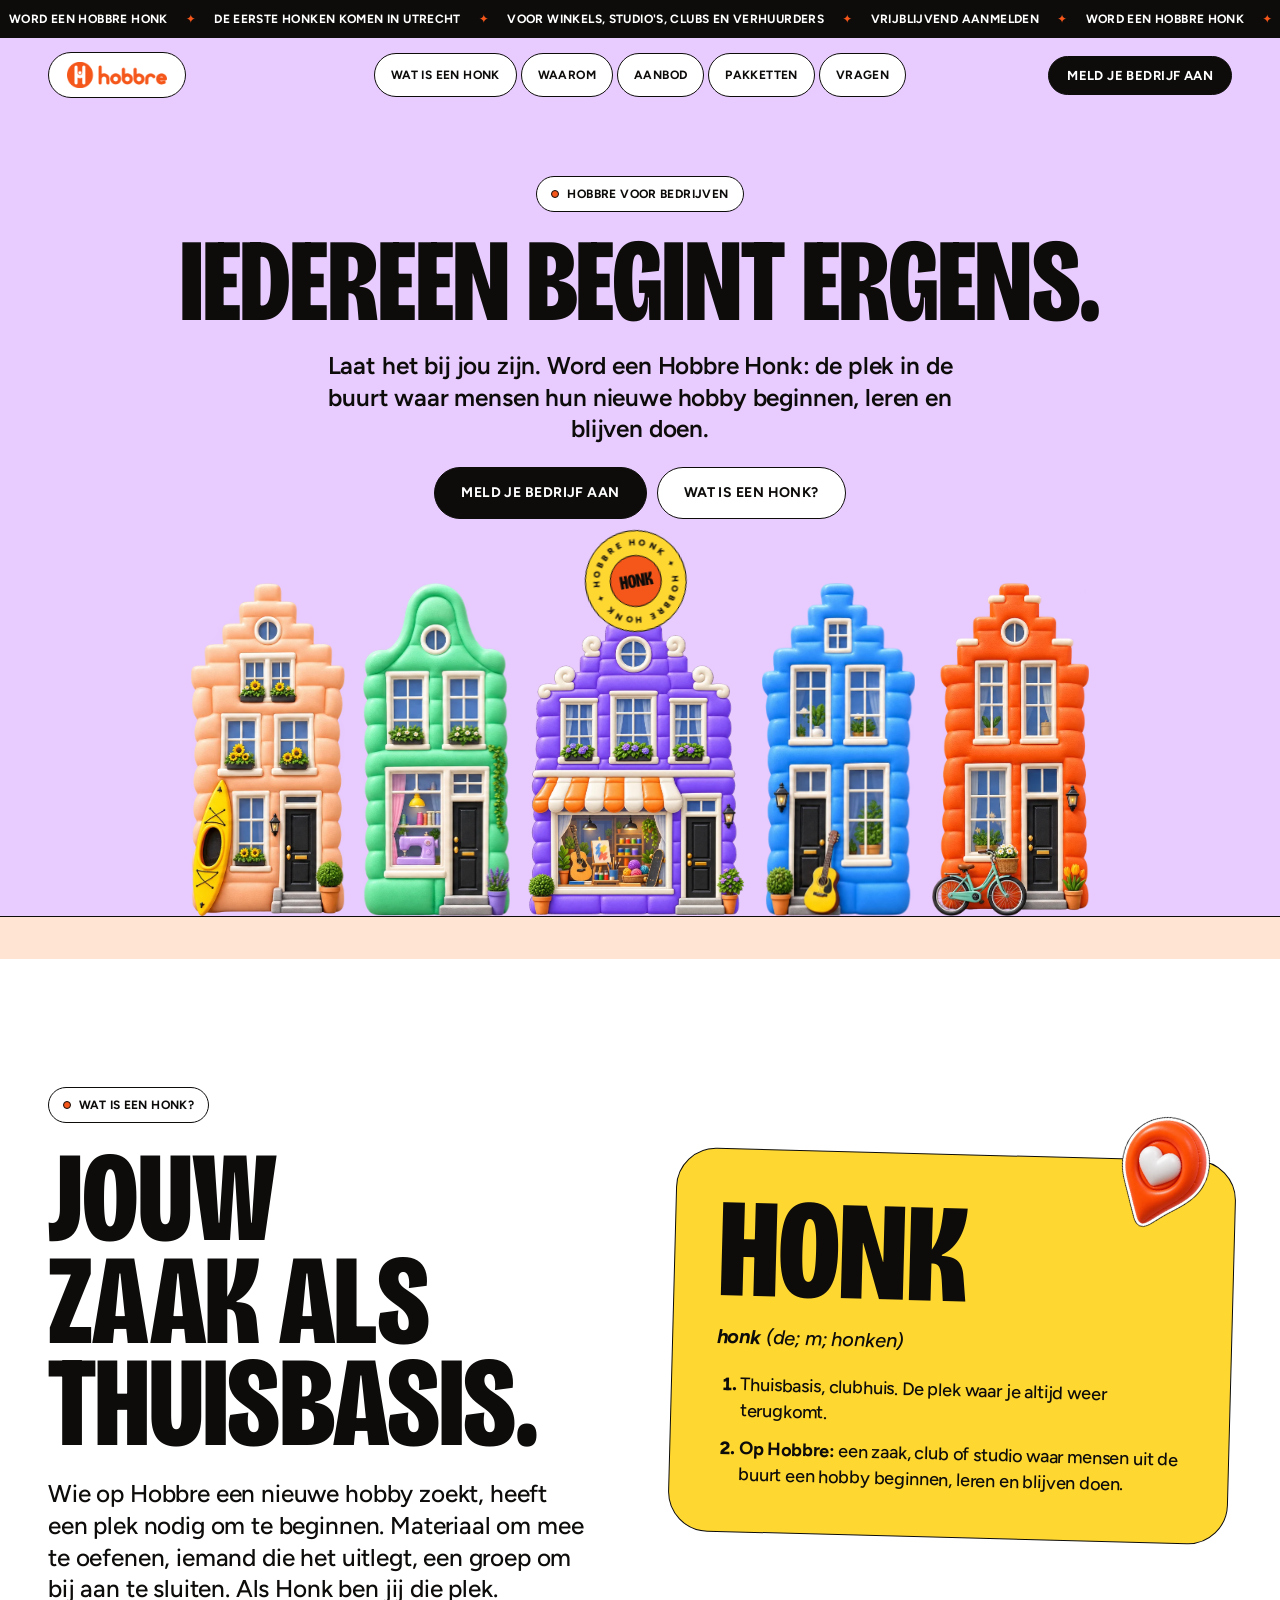
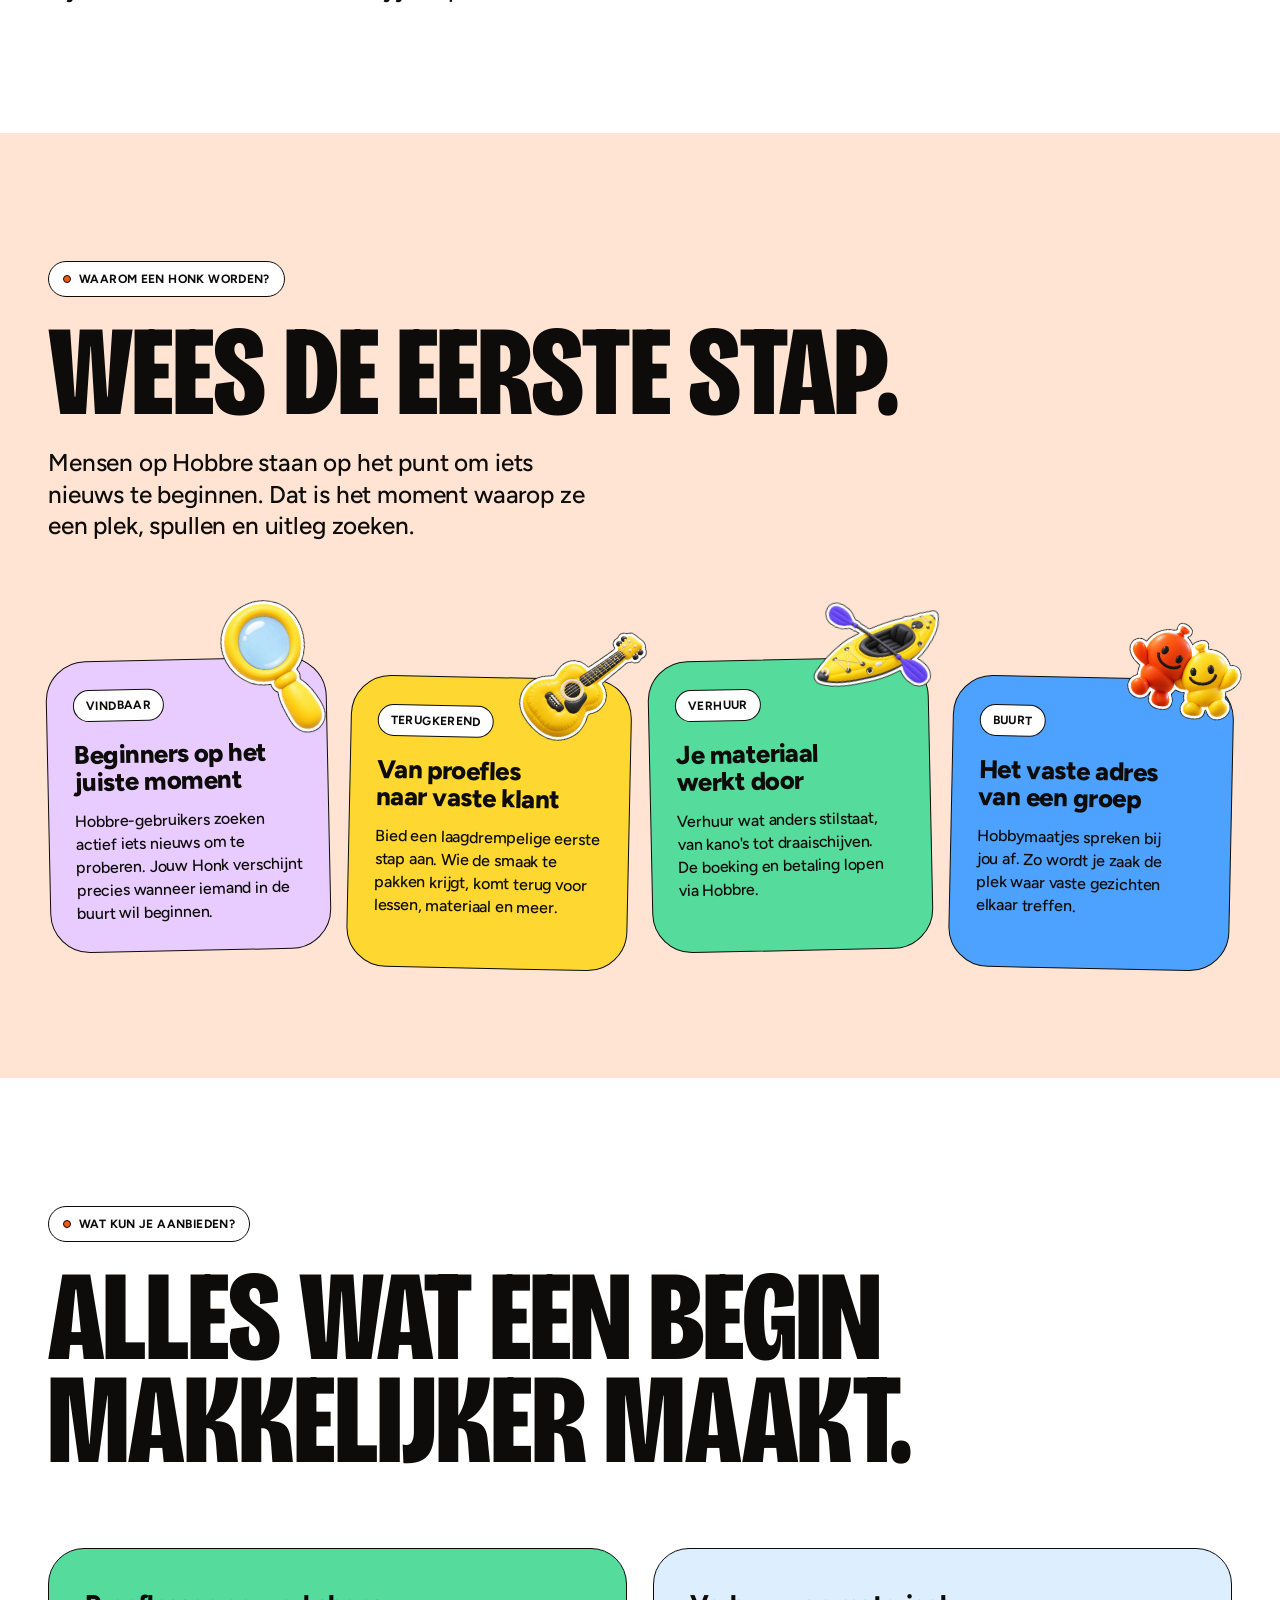
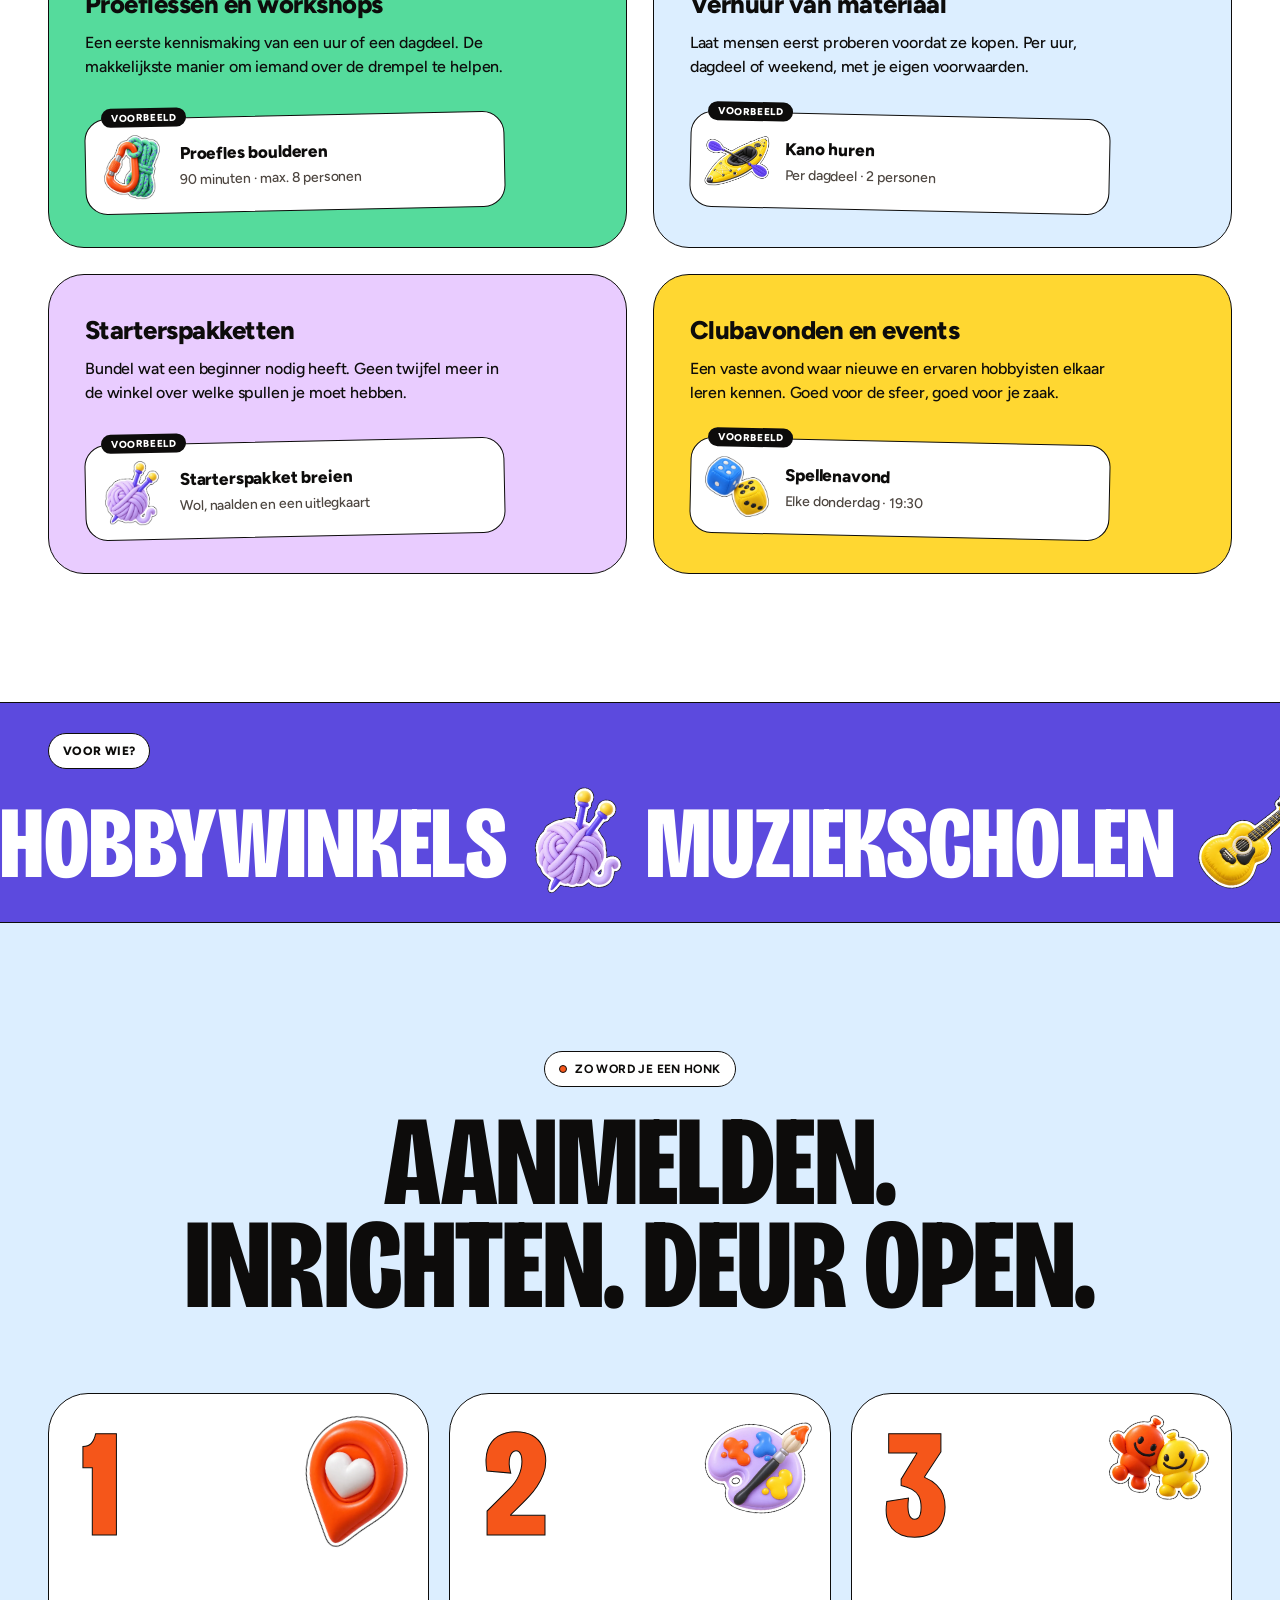
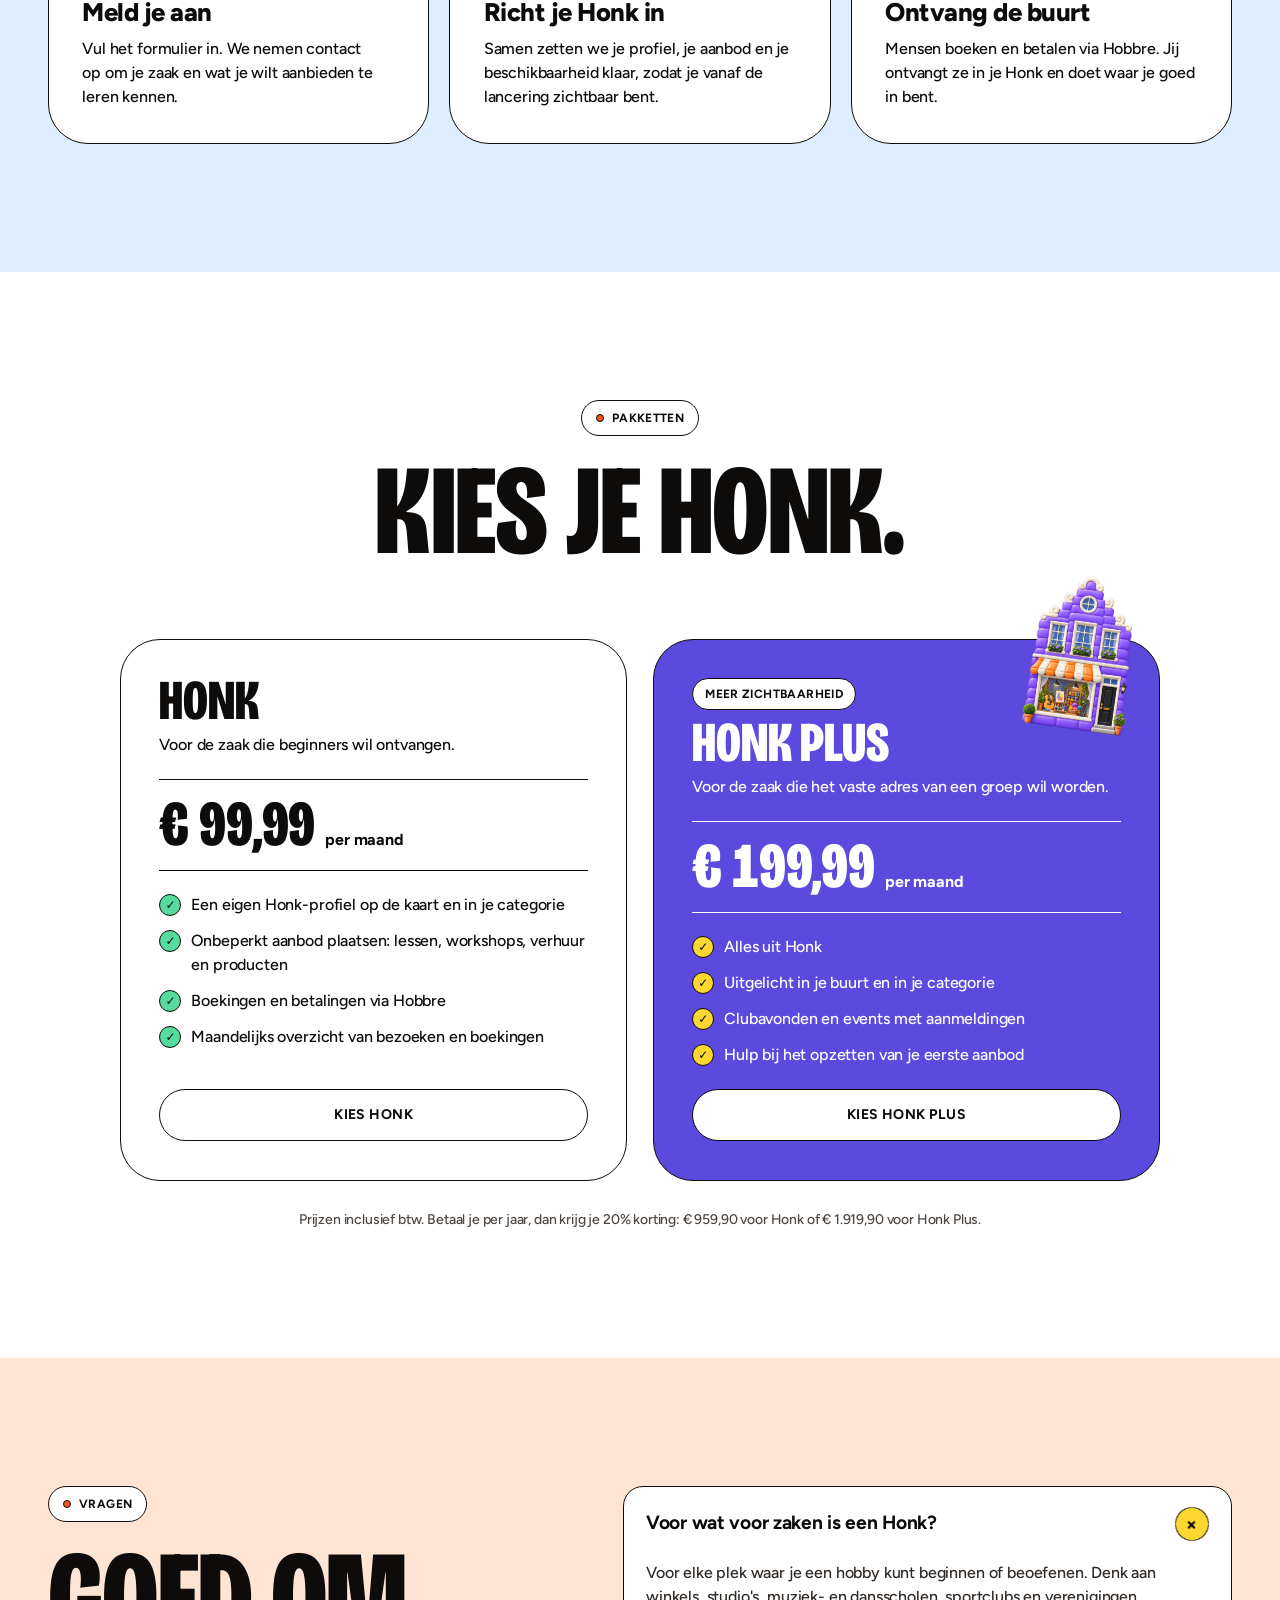
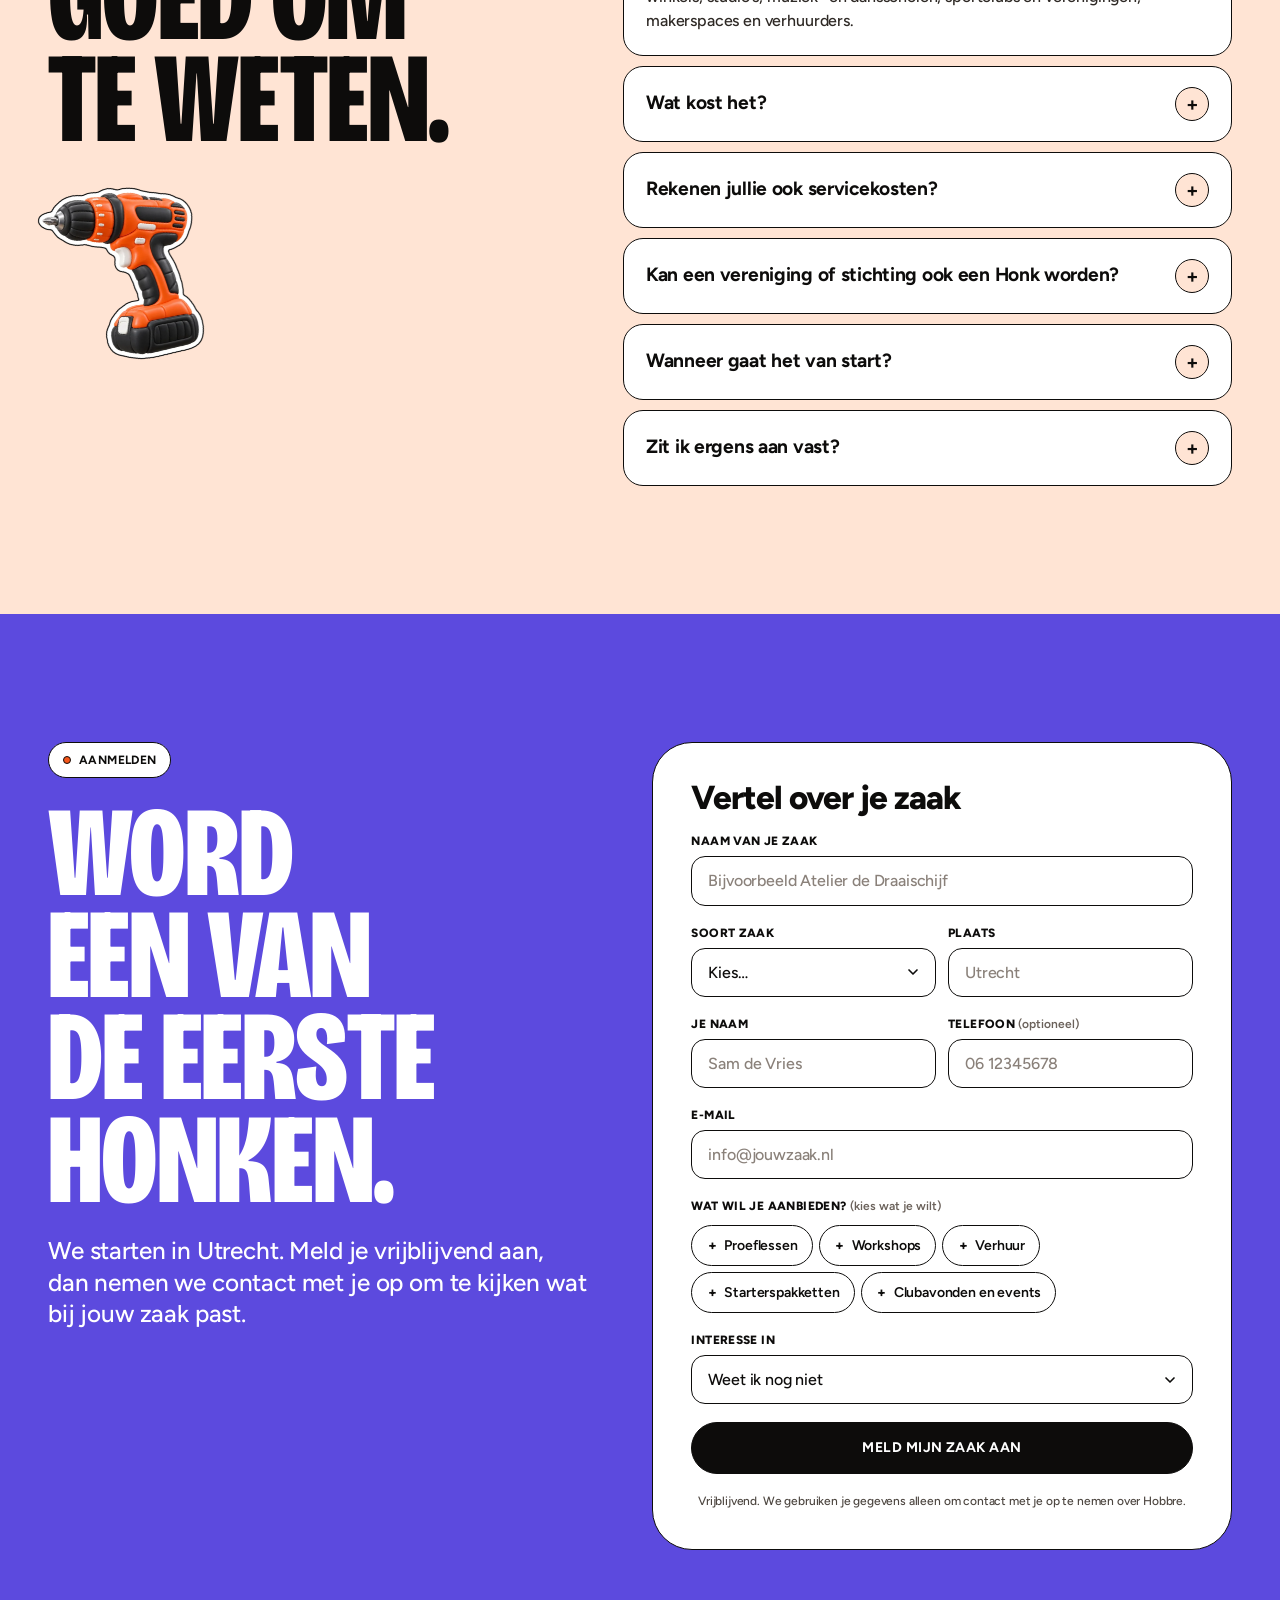
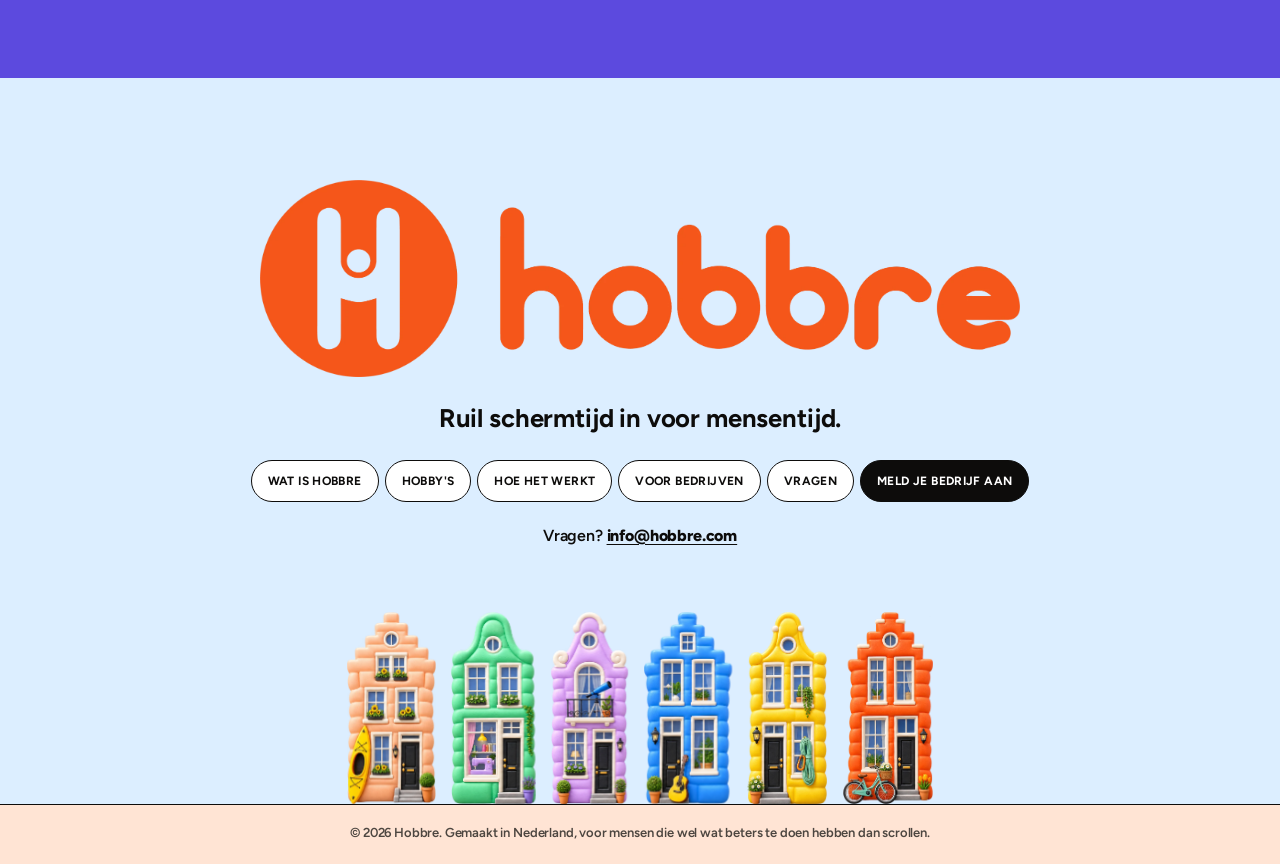
<file: bedrijven.html>
<!doctype html>
<html lang="nl">
<head>
  <meta charset="utf-8">
  <meta name="viewport" content="width=device-width, initial-scale=1, viewport-fit=cover">
  <title>Hobbre Honk</title>
  <meta name="description" content="Word een Hobbre Honk: de plek in de buurt waar mensen hun nieuwe hobby beginnen. Voor hobbywinkels, studio's, clubs, makerspaces en verhuurders.">
  <meta name="theme-color" content="#E9CCFF">
  <meta property="og:title" content="Hobbre Honk: iedereen begint ergens">
  <meta property="og:description" content="Word de plek in de buurt waar mensen hun nieuwe hobby beginnen. Van eerste proefles tot vaste klant.">
  <meta property="og:image" content="assets/img/og-image.jpg">
  <meta property="og:type" content="website">
  <meta property="og:locale" content="nl_NL">
  <link rel="icon" type="image/png" href="assets/img/favicon.png">
  <link rel="apple-touch-icon" href="assets/img/apple-touch-icon.png">
  <link rel="preconnect" href="https://fonts.googleapis.com">
  <link rel="preconnect" href="https://fonts.gstatic.com" crossorigin>
  <link rel="stylesheet" href="https://fonts.googleapis.com/css2?family=Bricolage+Grotesque:opsz,wdth,wght@12..96,75..100,400..800&family=Figtree:wght@500;600;700;800&display=swap">
  <link rel="stylesheet" href="styles.css?v=20260927e">
  <link rel="stylesheet" href="footers.css?v=20260927e">
  <link rel="stylesheet" href="bedrijven.css?v=20260927e">
</head>
<body data-page="bedrijven">

<a class="skip-link" href="#main">Naar de inhoud</a>

<!-- Aankondiging -->
<div class="ticker" role="marquee" aria-label="Word een Hobbre Honk. De eerste Honken komen in Utrecht.">
  <div class="ticker__track" aria-hidden="true">
    <div class="ticker__group">
      <span>Word een Hobbre Honk</span><i>✦</i>
      <span>De eerste Honken komen in Utrecht</span><i>✦</i>
      <span>Voor winkels, studio's, clubs en verhuurders</span><i>✦</i>
      <span>Vrijblijvend aanmelden</span><i>✦</i>
    </div>
    <div class="ticker__group">
      <span>Word een Hobbre Honk</span><i>✦</i>
      <span>De eerste Honken komen in Utrecht</span><i>✦</i>
      <span>Voor winkels, studio's, clubs en verhuurders</span><i>✦</i>
      <span>Vrijblijvend aanmelden</span><i>✦</i>
    </div>
  </div>
</div>

<!-- Navigatie -->
<header class="nav" id="nav">
  <a class="nav__brand" href="index.html" aria-label="Hobbre, naar de homepage">
    <img src="assets/img/hobbre-logo.webp" alt="Hobbre" width="2000" height="519">
  </a>
  <nav class="nav__links" aria-label="Hoofdmenu">
    <a class="pill" href="#honk">Wat is een Honk</a>
    <a class="pill" href="#waarom">Waarom</a>
    <a class="pill" href="#aanbod">Aanbod</a>
    <a class="pill" href="#pakketten">Pakketten</a>
    <a class="pill" href="#vragen">Vragen</a>
  </nav>
  <div class="nav__actions">
    <a class="btn btn--solid" href="#aanmelden-bedrijf">Meld je bedrijf aan</a>
    <button class="nav__toggle" type="button" aria-expanded="false" aria-controls="mobile-menu" aria-label="Menu openen">
      <span aria-hidden="true">+</span>
    </button>
  </div>
  <nav class="nav__drawer" id="mobile-menu" aria-label="Mobiel menu" hidden>
    <a class="pill" href="#honk">Wat is een Honk</a>
    <a class="pill" href="#waarom">Waarom</a>
    <a class="pill" href="#aanbod">Aanbod</a>
    <a class="pill" href="#pakketten">Pakketten</a>
    <a class="pill" href="#vragen">Vragen</a>
    <a class="pill" href="index.html">Naar Hobbre voor hobbyisten</a>
    <a class="btn btn--solid" href="#aanmelden-bedrijf">Meld je bedrijf aan</a>
  </nav>
</header>

<main id="main">

  <!-- HERO -->
  <section class="bhero" id="top">
    <div class="bhero__copy">
      <span class="eyebrow">Hobbre voor bedrijven</span>
      <h1 class="display bhero__title">Iedereen begint ergens.</h1>
      <p class="bhero__lede">Laat het bij jou zijn. Word een Hobbre Honk: de plek in de buurt waar mensen hun nieuwe hobby beginnen, leren en blijven doen.</p>
      <div class="bhero__actions">
        <a class="btn btn--solid btn--lg" href="#aanmelden-bedrijf">Meld je bedrijf aan</a>
        <a class="btn btn--ghost btn--lg" href="#honk">Wat is een Honk?</a>
      </div>
    </div>

    <div class="bstreet" role="img" aria-label="Een straat met opblaasbare grachtenpandjes. In het midden staat een paarse hobbywinkel met een gestreepte luifel: de Honk van de buurt.">
      <img class="bstreet__house" style="--i:0" src="assets/img/houses/house-1.webp" alt="" width="388" height="837">
      <img class="bstreet__house" style="--i:1" src="assets/img/houses/house-2.webp" alt="" width="369" height="836">
      <div class="bstreet__honk" style="--i:4">
        <div class="badge bstreet__badge" aria-hidden="true">
          <svg viewBox="0 0 200 200" class="badge__ring">
            <defs><path id="badge-circle-honk" d="M100,100 m-72,0 a72,72 0 1,1 144,0 a72,72 0 1,1 -144,0"/></defs>
            <text><textPath href="#badge-circle-honk" textLength="440" lengthAdjust="spacing">Hobbre Honk ✦ Hobbre Honk ✦</textPath></text>
          </svg>
          <span class="badge__core">Honk</span>
        </div>
        <img class="bstreet__house" src="assets/img/houses/honk.webp" alt="" width="609" height="900">
      </div>
      <img class="bstreet__house" style="--i:2" src="assets/img/houses/house-4.webp" alt="" width="382" height="833">
      <img class="bstreet__house" style="--i:3" src="assets/img/houses/house-6.webp" alt="" width="401" height="851">
    </div>
    <div class="bhero__pavement" aria-hidden="true"></div>
  </section>

  <!-- WAT IS EEN HONK -->
  <section class="band band--white honk" id="honk">
    <div class="wrap honk__grid">
      <div class="honk__copy">
        <span class="eyebrow">Wat is een Honk?</span>
        <h2 class="display display--lg">Jouw zaak als thuisbasis.</h2>
        <p class="lede">Wie op Hobbre een nieuwe hobby zoekt, heeft een plek nodig om te beginnen. Materiaal om mee te oefenen, iemand die het uitlegt, een groep om bij aan te sluiten. Als Honk ben jij die plek.</p>
      </div>
      <article class="dict" aria-label="Woordenboekdefinitie van Honk">
        <p class="dict__word display">Honk</p>
        <p class="dict__meta">honk <span>(de; m; honken)</span></p>
        <ol class="dict__senses">
          <li>Thuisbasis, clubhuis. De plek waar je altijd weer terugkomt.</li>
          <li><strong>Op Hobbre:</strong> een zaak, club of studio waar mensen uit de buurt een hobby beginnen, leren en blijven doen.</li>
        </ol>
        <img class="dict__sticker" src="assets/img/cut/pin.webp" alt="" width="524" height="681" loading="lazy">
      </article>
    </div>
  </section>

  <!-- WAAROM -->
  <section class="band band--peach" id="waarom">
    <div class="wrap">
      <div class="section-head">
        <span class="eyebrow">Waarom een Honk worden?</span>
        <h2 class="display display--lg">Wees de eerste stap.</h2>
        <p class="lede">Mensen op Hobbre staan op het punt om iets nieuws te beginnen. Dat is het moment waarop ze een plek, spullen en uitleg zoeken.</p>
      </div>
      <div class="pillars">
        <article class="pillar pillar--lavender">
          <img class="pillar__sticker" src="assets/img/cut/magnifier.webp" alt="" width="635" height="682" loading="lazy">
          <span class="tag">Vindbaar</span>
          <h3>Beginners op het juiste moment</h3>
          <p>Hobbre-gebruikers zoeken actief iets nieuws om te proberen. Jouw Honk verschijnt precies wanneer iemand in de buurt wil beginnen.</p>
        </article>
        <article class="pillar pillar--sun">
          <img class="pillar__sticker" src="assets/img/cut/guitar.webp" alt="" width="653" height="681" loading="lazy">
          <span class="tag">Terugkerend</span>
          <h3>Van proefles naar vaste klant</h3>
          <p>Bied een laagdrempelige eerste stap aan. Wie de smaak te pakken krijgt, komt terug voor lessen, materiaal en meer.</p>
        </article>
        <article class="pillar pillar--mint">
          <img class="pillar__sticker" src="assets/img/cut/kayak.webp" alt="" width="956" height="750" loading="lazy">
          <span class="tag">Verhuur</span>
          <h3>Je materiaal werkt door</h3>
          <p>Verhuur wat anders stilstaat, van kano's tot draaischijven. De boeking en betaling lopen via Hobbre.</p>
        </article>
        <article class="pillar pillar--blue">
          <img class="pillar__sticker" src="assets/img/cut/buddies.webp" alt="" width="682" height="547" loading="lazy">
          <span class="tag">Buurt</span>
          <h3>Het vaste adres van een groep</h3>
          <p>Hobbymaatjes spreken bij jou af. Zo wordt je zaak de plek waar vaste gezichten elkaar treffen.</p>
        </article>
      </div>
    </div>
  </section>

  <!-- AANBOD -->
  <section class="band band--white" id="aanbod">
    <div class="wrap">
      <div class="section-head">
        <span class="eyebrow">Wat kun je aanbieden?</span>
        <h2 class="display display--lg">Alles wat een begin makkelijker maakt.</h2>
      </div>
      <div class="offers">
        <article class="offer offer--mint">
          <div class="offer__text">
            <h3>Proeflessen en workshops</h3>
            <p>Een eerste kennismaking van een uur of een dagdeel. De makkelijkste manier om iemand over de drempel te helpen.</p>
          </div>
          <div class="offer__example">
            <span class="offer__label">Voorbeeld</span>
            <img src="assets/img/cut/carabiner.webp" alt="" width="603" height="682" loading="lazy">
            <div><strong>Proefles boulderen</strong><span>90 minuten · max. 8 personen</span></div>
          </div>
        </article>
        <article class="offer offer--sky">
          <div class="offer__text">
            <h3>Verhuur van materiaal</h3>
            <p>Laat mensen eerst proberen voordat ze kopen. Per uur, dagdeel of weekend, met je eigen voorwaarden.</p>
          </div>
          <div class="offer__example">
            <span class="offer__label">Voorbeeld</span>
            <img src="assets/img/cut/kayak.webp" alt="" width="956" height="750" loading="lazy">
            <div><strong>Kano huren</strong><span>Per dagdeel · 2 personen</span></div>
          </div>
        </article>
        <article class="offer offer--lavender">
          <div class="offer__text">
            <h3>Starterspakketten</h3>
            <p>Bundel wat een beginner nodig heeft. Geen twijfel meer in de winkel over welke spullen je moet hebben.</p>
          </div>
          <div class="offer__example">
            <span class="offer__label">Voorbeeld</span>
            <img src="assets/img/cut/yarn.webp" alt="" width="586" height="682" loading="lazy">
            <div><strong>Starterspakket breien</strong><span>Wol, naalden en een uitlegkaart</span></div>
          </div>
        </article>
        <article class="offer offer--sun">
          <div class="offer__text">
            <h3>Clubavonden en events</h3>
            <p>Een vaste avond waar nieuwe en ervaren hobbyisten elkaar leren kennen. Goed voor de sfeer, goed voor je zaak.</p>
          </div>
          <div class="offer__example">
            <span class="offer__label">Voorbeeld</span>
            <img src="assets/img/cut/dice.webp" alt="" width="682" height="635" loading="lazy">
            <div><strong>Spellenavond</strong><span>Elke donderdag · 19:30</span></div>
          </div>
        </article>
      </div>
    </div>
  </section>

  <!-- VOOR WIE -->
  <section class="reel reel--violet" aria-label="Voor wie is een Honk">
    <p class="reel__label">Voor wie?</p>
    <div class="reel__track" aria-hidden="true">
      <div class="reel__group">
        <span class="reel__word">Hobbywinkels</span><img src="assets/img/cut/yarn.webp" alt="" width="586" height="682">
        <span class="reel__word">Muziekscholen</span><img src="assets/img/cut/guitar.webp" alt="" width="653" height="681">
        <span class="reel__word">Boulderhallen</span><img src="assets/img/cut/carabiner.webp" alt="" width="603" height="682">
        <span class="reel__word">Keramiekstudio's</span><img src="assets/img/cut/palette.webp" alt="" width="682" height="646">
        <span class="reel__word">Sportverenigingen</span><img src="assets/img/cut/racket.webp" alt="" width="577" height="682">
        <span class="reel__word">Makerspaces</span><img src="assets/img/cut/drill.webp" alt="" width="596" height="682">
        <span class="reel__word">Spellencafés</span><img src="assets/img/cut/dice.webp" alt="" width="682" height="635">
        <span class="reel__word">Kanoverhuur</span><img src="assets/img/cut/kayak.webp" alt="" width="956" height="750">
        <span class="reel__word">Theaterscholen</span><img src="assets/img/cut/masks.webp" alt="" width="682" height="622">
        <span class="reel__word">Fietsenmakers</span><img src="assets/img/cut/bicycle.webp" alt="" width="682" height="647">
      </div>
      <div class="reel__group">
        <span class="reel__word">Hobbywinkels</span><img src="assets/img/cut/yarn.webp" alt="" width="586" height="682">
        <span class="reel__word">Muziekscholen</span><img src="assets/img/cut/guitar.webp" alt="" width="653" height="681">
        <span class="reel__word">Boulderhallen</span><img src="assets/img/cut/carabiner.webp" alt="" width="603" height="682">
        <span class="reel__word">Keramiekstudio's</span><img src="assets/img/cut/palette.webp" alt="" width="682" height="646">
        <span class="reel__word">Sportverenigingen</span><img src="assets/img/cut/racket.webp" alt="" width="577" height="682">
        <span class="reel__word">Makerspaces</span><img src="assets/img/cut/drill.webp" alt="" width="596" height="682">
        <span class="reel__word">Spellencafés</span><img src="assets/img/cut/dice.webp" alt="" width="682" height="635">
        <span class="reel__word">Kanoverhuur</span><img src="assets/img/cut/kayak.webp" alt="" width="956" height="750">
        <span class="reel__word">Theaterscholen</span><img src="assets/img/cut/masks.webp" alt="" width="682" height="622">
        <span class="reel__word">Fietsenmakers</span><img src="assets/img/cut/bicycle.webp" alt="" width="682" height="647">
      </div>
    </div>
    <p class="sr-only">Hobbywinkels, muziekscholen, boulderhallen, keramiekstudio's, sportverenigingen, makerspaces, spellencafés, kanoverhuur, theaterscholen, fietsenmakers en elke andere plek waar je een hobby kunt beginnen.</p>
  </section>

  <!-- ZO WERKT HET -->
  <section class="band band--sky how" id="zo-werkt-het">
    <div class="wrap">
      <div class="section-head section-head--center">
        <span class="eyebrow">Zo word je een Honk</span>
        <h2 class="display display--lg">Aanmelden. Inrichten. Deur open.</h2>
      </div>
      <ol class="steps">
        <li class="step">
          <span class="step__num" aria-hidden="true">1</span>
          <img class="step__sticker" src="assets/img/cut/pin.webp" alt="" width="524" height="681" loading="lazy">
          <h3>Meld je aan</h3>
          <p>Vul het formulier in. We nemen contact op om je zaak en wat je wilt aanbieden te leren kennen.</p>
        </li>
        <li class="step">
          <span class="step__num" aria-hidden="true">2</span>
          <img class="step__sticker" src="assets/img/cut/palette.webp" alt="" width="682" height="646" loading="lazy">
          <h3>Richt je Honk in</h3>
          <p>Samen zetten we je profiel, je aanbod en je beschikbaarheid klaar, zodat je vanaf de lancering zichtbaar bent.</p>
        </li>
        <li class="step">
          <span class="step__num" aria-hidden="true">3</span>
          <img class="step__sticker" src="assets/img/cut/buddies.webp" alt="" width="682" height="547" loading="lazy">
          <h3>Ontvang de buurt</h3>
          <p>Mensen boeken en betalen via Hobbre. Jij ontvangt ze in je Honk en doet waar je goed in bent.</p>
        </li>
      </ol>
    </div>
  </section>

  <!-- PAKKETTEN -->
  <section class="band band--white" id="pakketten">
    <div class="wrap">
      <div class="section-head section-head--center">
        <span class="eyebrow">Pakketten</span>
        <h2 class="display display--lg">Kies je Honk.</h2>
      </div>
      <div class="plans">
        <article class="plan">
          <div class="plan__head">
            <h3>Honk</h3>
            <p>Voor de zaak die beginners wil ontvangen.</p>
          </div>
          <p class="plan__price"><strong>€ 99,99</strong><span>per maand</span></p>
          <ul class="plan__list">
            <li>Een eigen Honk-profiel op de kaart en in je categorie</li>
            <li>Onbeperkt aanbod plaatsen: lessen, workshops, verhuur en producten</li>
            <li>Boekingen en betalingen via Hobbre</li>
            <li>Maandelijks overzicht van bezoeken en boekingen</li>
          </ul>
          <a class="btn btn--ghost btn--lg btn--block" href="#aanmelden-bedrijf" data-plan="honk">Kies Honk</a>
        </article>
        <article class="plan plan--plus">
          <img class="plan__sticker" src="assets/img/houses/honk.webp" alt="" width="609" height="900" loading="lazy">
          <div class="plan__head">
            <span class="tag">Meer zichtbaarheid</span>
            <h3>Honk Plus</h3>
            <p>Voor de zaak die het vaste adres van een groep wil worden.</p>
          </div>
          <p class="plan__price"><strong>€ 199,99</strong><span>per maand</span></p>
          <ul class="plan__list">
            <li>Alles uit Honk</li>
            <li>Uitgelicht in je buurt en in je categorie</li>
            <li>Clubavonden en events met aanmeldingen</li>
            <li>Hulp bij het opzetten van je eerste aanbod</li>
          </ul>
          <a class="btn btn--light btn--lg btn--block" href="#aanmelden-bedrijf" data-plan="honk-plus">Kies Honk Plus</a>
        </article>
      </div>
      <p class="plans__note">Prijzen inclusief btw. Betaal je per jaar, dan krijg je 20% korting: € 959,90 voor Honk of € 1.919,90 voor Honk Plus.</p>
    </div>
  </section>

  <!-- VRAGEN -->
  <section class="band band--peach faq" id="vragen">
    <div class="wrap faq__grid">
      <div class="faq__head">
        <span class="eyebrow">Vragen</span>
        <h2 class="display display--lg">Goed om te weten.</h2>
        <img class="faq__sticker" src="assets/img/cut/drill.webp" alt="" width="596" height="682" loading="lazy">
      </div>
      <div class="faq__list">
        <details class="qa" open>
          <summary>Voor wat voor zaken is een Honk?</summary>
          <div class="qa__a"><p>Voor elke plek waar je een hobby kunt beginnen of beoefenen. Denk aan winkels, studio's, muziek- en dansscholen, sportclubs en verenigingen, makerspaces en verhuurders.</p></div>
        </details>
        <details class="qa">
          <summary>Wat kost het?</summary>
          <div class="qa__a"><p>Je kiest tussen Honk voor € 99,99 per maand en Honk Plus voor € 199,99 per maand. Betaal je per jaar, dan krijg je 20% korting.</p></div>
        </details>
        <details class="qa">
          <summary>Rekenen jullie ook servicekosten?</summary>
          <div class="qa__a"><p>Ja. Over lessen, workshops en events die via Hobbre worden geboekt, rekenen we 20% servicekosten. Zo houden we het platform draaiende.</p></div>
        </details>
        <details class="qa">
          <summary>Kan een vereniging of stichting ook een Honk worden?</summary>
          <div class="qa__a"><p>Ja. Juist clubs en verenigingen zijn vaak de plek waar mensen blijven hangen. Meld je aan, dan kijken we samen wat past.</p></div>
        </details>
        <details class="qa">
          <summary>Wanneer gaat het van start?</summary>
          <div class="qa__a"><p>We beginnen in Utrecht. Zaken die zich nu aanmelden, horen als eerste wanneer we live gaan en kunnen hun Honk al voor de lancering inrichten.</p></div>
        </details>
        <details class="qa">
          <summary>Zit ik ergens aan vast?</summary>
          <div class="qa__a"><p>Aanmelden is vrijblijvend. Over de looptijd van een pakket maken we samen afspraken voordat je Honk live gaat.</p></div>
        </details>
      </div>
    </div>
  </section>

  <!-- AANMELDEN -->
  <section class="band band--violet benroll" id="aanmelden-bedrijf">
    <div class="wrap benroll__grid">
      <div class="benroll__copy">
        <span class="eyebrow">Aanmelden</span>
        <h2 class="display display--lg">Word een van de eerste Honken.</h2>
        <p class="lede">We starten in Utrecht. Meld je vrijblijvend aan, dan nemen we contact met je op om te kijken wat bij jouw zaak past.</p>
      </div>

      <form class="signup-card" id="business-signup" data-signup="business" novalidate>
        <div class="signup-card__body">
          <h3 class="signup-card__title">Vertel over je zaak</h3>

          <div class="field-group">
            <label for="biz-name">Naam van je zaak</label>
            <input class="field" id="biz-name" name="business" type="text" autocomplete="organization" placeholder="Bijvoorbeeld Atelier de Draaischijf" required>
            <p class="field-error" id="biz-name-error" role="alert"></p>
          </div>

          <div class="field-row">
            <div class="field-group">
              <label for="biz-type">Soort zaak</label>
              <select class="field field--select" id="biz-type" name="type">
                <option value="">Kies…</option>
                <option>Hobbywinkel</option>
                <option>Studio of atelier</option>
                <option>Muziek- of dansschool</option>
                <option>Sportclub of vereniging</option>
                <option>Makerspace of werkplaats</option>
                <option>Verhuurder</option>
                <option>Café of spellencafé</option>
                <option>Anders</option>
              </select>
            </div>
            <div class="field-group">
              <label for="biz-city">Plaats</label>
              <input class="field" id="biz-city" name="city" type="text" autocomplete="address-level2" placeholder="Utrecht">
            </div>
          </div>

          <div class="field-row">
            <div class="field-group">
              <label for="biz-contact">Je naam</label>
              <input class="field" id="biz-contact" name="name" type="text" autocomplete="name" placeholder="Sam de Vries">
            </div>
            <div class="field-group">
              <label for="biz-phone">Telefoon <span class="optional">(optioneel)</span></label>
              <input class="field" id="biz-phone" name="phone" type="tel" autocomplete="tel" placeholder="06 12345678">
            </div>
          </div>

          <div class="field-group">
            <label for="biz-email">E-mail</label>
            <input class="field" id="biz-email" name="email" type="email" autocomplete="email" placeholder="info@jouwzaak.nl" required>
            <p class="field-error" id="biz-email-error" role="alert"></p>
          </div>

          <fieldset class="roles">
            <legend>Wat wil je aanbieden? <span class="optional">(kies wat je wilt)</span></legend>
            <div class="roles__list">
              <label class="role"><input type="checkbox" name="offers" value="proeflessen" id="offer-trial"><span>Proeflessen</span></label>
              <label class="role"><input type="checkbox" name="offers" value="workshops" id="offer-workshops"><span>Workshops</span></label>
              <label class="role"><input type="checkbox" name="offers" value="verhuur" id="offer-rent"><span>Verhuur</span></label>
              <label class="role"><input type="checkbox" name="offers" value="starterspakketten" id="offer-kits"><span>Starterspakketten</span></label>
              <label class="role"><input type="checkbox" name="offers" value="events" id="offer-events"><span>Clubavonden en events</span></label>
            </div>
          </fieldset>

          <div class="field-group">
            <label for="biz-plan">Interesse in</label>
            <select class="field field--select" id="biz-plan" name="plan">
              <option value="">Weet ik nog niet</option>
              <option value="honk">Honk</option>
              <option value="honk-plus">Honk Plus</option>
            </select>
          </div>

          <button class="btn btn--solid btn--lg btn--block" type="submit">Meld mijn zaak aan</button>
          <p class="signup-card__fine">Vrijblijvend. We gebruiken je gegevens alleen om contact met je op te nemen over Hobbre.</p>
        </div>

        <div class="signup-card__success" hidden>
          <img src="assets/img/houses/honk.webp" alt="" width="609" height="900">
          <h3 class="display" tabindex="-1">Aanmelding ontvangen!</h3>
          <p>We nemen contact op via <strong data-success-email>je e-mailadres</strong> om te kijken wat bij <strong data-success-business>je zaak</strong> past.</p>
        </div>
      </form>
    </div>
  </section>

</main>

<footer class="footer footer--street" id="site-footer">
  <div class="fstreet__top">
    <img class="fstreet__logo" src="assets/img/hobbre-logo.webp" alt="Hobbre" width="2000" height="519" loading="lazy">
    <p class="fstreet__line">Ruil schermtijd in voor mensentijd.</p>
    <nav aria-label="Footer"><ul class="flinks"><li><a href="index.html#wat-is-hobbre">Wat is Hobbre</a></li><li><a href="index.html#hobbys">Hobby's</a></li><li><a href="index.html#hoe-het-werkt">Hoe het werkt</a></li><li><a href="bedrijven.html">Voor bedrijven</a></li><li><a href="index.html#vragen">Vragen</a></li><li class="flinks__cta"><a href="#aanmelden-bedrijf">Meld je bedrijf aan</a></li></ul></nav>
    <p class="fcontact">Vragen? <a href="mailto:info@hobbre.com">info@hobbre.com</a></p>
  </div>
  <div class="fstreet__street" data-inflate-on-view aria-hidden="true">
    <img src="assets/img/houses/house-1.webp" alt="" width="388" height="837" loading="lazy" style="--i:0">
    <img src="assets/img/houses/house-2.webp" alt="" width="369" height="836" loading="lazy" style="--i:1">
    <img src="assets/img/houses/house-3.webp" alt="" width="345" height="857" loading="lazy" style="--i:2">
    <img src="assets/img/houses/house-4.webp" alt="" width="382" height="833" loading="lazy" style="--i:3">
    <img src="assets/img/houses/house-5.webp" alt="" width="350" height="837" loading="lazy" style="--i:4">
    <img src="assets/img/houses/house-6.webp" alt="" width="401" height="851" loading="lazy" style="--i:5">
  </div>
  <div class="fstreet__pavement"><p class="footer__legal">© <span data-year>2026</span> Hobbre. Gemaakt in Nederland, voor mensen die wel wat beters te doen hebben dan scrollen.</p></div>
</footer>

<script src="main.js?v=20260927e" defer></script>
</body>
</html>
</file>
<file: styles.css>
/* ==========================================================================
   Hobbre — landing page
   Sticker-book system: pastel paper bands, inflated 3D ribbon in Hobbre
   orange, a rainbow of die-cut stickers, black hand-cut outlines, no shadows,
   no gradients.
   ========================================================================== */

:root {
  /* Core */
  --ink: #0d0c0b;
  --paper: #ffffff;
  --orange: #f5561a;          /* Hobbre orange, the signature surface colour */

  /* Section washes */
  --peach: #ffe4d4;
  --sky: #dceeff;
  --lavender: #e9ccff;
  --mist: #f4efeb;

  /* Sticker palette */
  --sun: #ffd731;
  --mint: #55db9c;
  --blue: #4da2ff;
  --violet: #5c4ade;
  --pink: #ff9fcf;

  /* Type */
  --font-display: "Bricolage Grotesque", "Arial Narrow", "Helvetica Neue Condensed", Impact, sans-serif;
  --font-ui: "Figtree", ui-sans-serif, system-ui, -apple-system, "Segoe UI", Roboto, sans-serif;

  --text-caption: 12px;
  --text-body: 16px;
  --text-body-lg: 18px;
  --text-sub: clamp(20px, 1.9vw, 26px);
  --text-h3: clamp(22px, 2vw, 28px);

  /* Shape */
  --line: 1px solid var(--ink);
  --r-card: 20px;
  --r-card-lg: 40px;
  --r-pill: 1600px;

  /* Layout */
  --gutter: clamp(16px, 4vw, 48px);
  --max: 1440px;
  --band-pad: clamp(72px, 10vw, 144px);

  color-scheme: light;
}

/* ---------- Base ---------- */

*,
*::before,
*::after { box-sizing: border-box; }

html { scroll-behavior: smooth; scroll-padding-top: 96px; }

body {
  margin: 0;
  background: var(--paper);
  color: var(--ink);
  font-family: var(--font-ui);
  font-weight: 500;
  font-size: var(--text-body);
  line-height: 1.5;
  letter-spacing: -0.01em;
  -webkit-font-smoothing: antialiased;
  text-rendering: optimizeLegibility;
  overflow-x: clip;
}

img, video { display: block; max-width: 100%; height: auto; }

[hidden] { display: none !important; }

a { color: inherit; }

h1, h2, h3, h4, p { margin: 0; }

h2, h3 { text-wrap: balance; }

p { text-wrap: pretty; }

:focus-visible {
  outline: 2px solid var(--ink);
  outline-offset: 3px;
}

.sr-only {
  position: absolute !important;
  width: 1px; height: 1px;
  padding: 0; margin: -1px;
  overflow: hidden; clip: rect(0 0 0 0);
  white-space: nowrap; border: 0;
}

.skip-link {
  position: absolute;
  left: 16px; top: -60px;
  z-index: 100;
  padding: 10px 16px;
  background: var(--ink); color: var(--paper);
  border-radius: var(--r-pill);
  font-weight: 700; text-decoration: none;
}
.skip-link:focus { top: 12px; }

.wrap {
  width: 100%;
  max-width: var(--max);
  margin-inline: auto;
  padding-inline: var(--gutter);
}

/* ---------- Display type ---------- */

.display {
  font-family: var(--font-display);
  font-weight: 800;
  font-stretch: 75%;
  font-variation-settings: "wdth" 75, "opsz" 96;
  text-transform: uppercase;
  line-height: 0.8;
  letter-spacing: -0.005em;
}
.display > span { display: block; }
.display--lg  { font-size: clamp(64px, 10vw, 160px); }
.display--xl  { font-size: clamp(72px, 11.5vw, 190px); }
.display--xxl { font-size: clamp(80px, 15vw, 240px); }

.lede {
  font-size: var(--text-sub);
  line-height: 1.3;
  font-weight: 500;
  max-width: 34ch;
}

.eyebrow {
  display: inline-flex;
  align-items: center;
  gap: 8px;
  padding: 8px 14px;
  border: var(--line);
  border-radius: var(--r-pill);
  background: var(--paper);
  color: var(--ink);
  font-size: 12px;
  font-weight: 700;
  letter-spacing: 0.032em;
  text-transform: uppercase;
}
.eyebrow::before {
  content: "";
  width: 8px; height: 8px;
  border-radius: 50%;
  background: var(--orange);
  border: var(--line);
}

.tag {
  display: inline-block;
  padding: 6px 12px;
  border: var(--line);
  border-radius: var(--r-pill);
  background: var(--paper);
  color: var(--ink);
  font-size: 12px;
  font-weight: 700;
  letter-spacing: 0.032em;
  text-transform: uppercase;
}

.dot {
  display: inline-block;
  width: 10px; height: 10px;
  border-radius: 50%;
  border: var(--line);
  vertical-align: 1px;
}
.dot--mint { background: var(--mint); }

/* ---------- Buttons & fields ---------- */

.btn {
  --btn-bg: var(--paper);
  --btn-fg: var(--ink);
  display: inline-flex;
  align-items: center;
  justify-content: center;
  gap: 8px;
  padding: 12px 18px;
  border: var(--line);
  border-radius: var(--r-pill);
  background: var(--btn-bg);
  color: var(--btn-fg);
  font: 700 13px/1 var(--font-ui);
  letter-spacing: 0.032em;
  text-transform: uppercase;
  text-decoration: none;
  white-space: nowrap;
  cursor: pointer;
  transition: transform .18s cubic-bezier(.3,1.6,.6,1), background-color .18s, color .18s;
}
.btn:hover { transform: translateY(-2px) rotate(-1.5deg); }
.btn:active { transform: translateY(0) scale(.97); }
.btn--solid { --btn-bg: var(--ink); --btn-fg: var(--paper); }
.btn--solid:hover { --btn-bg: #2a2724; }
.btn--ghost { --btn-bg: var(--paper); }
.btn--ghost:hover { --btn-bg: var(--sun); }
.btn--light { --btn-bg: var(--paper); --btn-fg: var(--ink); }
.btn--light:hover { --btn-bg: var(--sun); }
.btn--lg { padding: 18px 26px; font-size: 14px; }
.btn--block { width: 100%; }

.pill {
  display: inline-flex;
  align-items: center;
  padding: 12px 16px;
  border: var(--line);
  border-radius: var(--r-pill);
  background: var(--paper);
  font-size: 12px;
  font-weight: 700;
  letter-spacing: 0.032em;
  text-transform: uppercase;
  text-decoration: none;
  white-space: nowrap;
  transition: background-color .18s, transform .18s cubic-bezier(.3,1.6,.6,1);
}
.pill:hover { background: var(--sun); transform: rotate(-2deg); }

.field {
  width: 100%;
  min-width: 0;
  padding: 14px 16px;
  border: var(--line);
  border-radius: 14px;
  background: var(--paper);
  color: var(--ink);
  font: 500 16px/1.2 var(--font-ui);
  letter-spacing: -0.01em;
  transition: background-color .15s;
}
.field::placeholder { color: #8a817a; }
.field:focus { outline: 2px solid var(--ink); outline-offset: 1px; background: #fffdf8; }
.field--pill { border-radius: var(--r-pill); padding: 18px 22px; }
.field[aria-invalid="true"] { background: #fff1ec; border-color: var(--orange); }

/* ---------- Ticker ---------- */

.ticker {
  background: var(--ink);
  color: var(--paper);
  overflow: hidden;
  font-size: 12px;
  font-weight: 700;
  letter-spacing: 0.032em;
  text-transform: uppercase;
  padding-top: env(safe-area-inset-top, 0px);
}
.ticker__track {
  display: flex;
  width: max-content;
  animation: slide 38s linear infinite;
}
.ticker__group {
  display: flex;
  align-items: center;
  gap: 18px;
  padding: 10px 9px;
}
.ticker__group i { font-style: normal; color: var(--orange); }

@keyframes slide {
  to { transform: translateX(-50%); }
}

/* ---------- Nav ---------- */

.nav {
  position: sticky;
  top: env(safe-area-inset-top, 0px);
  z-index: 50;
  display: grid;
  grid-template-columns: 1fr auto 1fr;
  align-items: center;
  gap: 12px;
  padding: 14px var(--gutter);
  pointer-events: none;
}
.nav > * { pointer-events: auto; }

.nav__brand {
  justify-self: start;
  display: inline-flex;
  align-items: center;
  padding: 9px 18px;
  border: var(--line);
  border-radius: var(--r-pill);
  background: var(--paper);
  transition: transform .2s cubic-bezier(.3,1.6,.6,1);
}
.nav__brand:hover { transform: rotate(-3deg); }
.nav__brand img { height: 26px; width: auto; }

.nav__links { display: flex; gap: 4px; }

.nav__actions {
  justify-self: end;
  display: flex;
  align-items: center;
  gap: 6px;
}

.nav__toggle {
  display: none;
  width: 44px; height: 44px;
  border: var(--line);
  border-radius: 50%;
  background: var(--paper);
  color: var(--ink);
  font: 700 26px/1 var(--font-ui);
  cursor: pointer;
  transition: transform .25s cubic-bezier(.3,1.6,.6,1), background-color .18s;
}
.nav__toggle span { display: block; transform: translateY(-1px); }
.nav__toggle[aria-expanded="true"] { transform: rotate(45deg); background: var(--sun); }

.nav__drawer {
  grid-column: 1 / -1;
  display: flex;
  flex-direction: column;
  gap: 6px;
  padding: 12px;
  border: var(--line);
  border-radius: var(--r-card);
  background: var(--paper);
}
.nav__drawer .pill, .nav__drawer .btn { justify-content: center; padding-block: 16px; font-size: 13px; }

@media (max-width: 1180px) {
  .nav { grid-template-columns: 1fr auto; }
  .nav__links { display: none; }
  .nav__toggle { display: inline-block; }
}
@media (max-width: 480px) {
  .nav__actions > .btn { display: none; }
}

/* ---------- Bands ---------- */

.band { position: relative; padding-block: var(--band-pad); overflow-x: clip; }
.band--peach    { background: var(--peach); }
.band--white    { background: var(--paper); }
.band--orange   { background: var(--orange); }
.band--sky      { background: var(--sky); }
.band--lavender { background: var(--lavender); }

.section-head {
  display: flex;
  flex-direction: column;
  align-items: flex-start;
  gap: 24px;
  margin-bottom: clamp(48px, 6vw, 88px);
}
.section-head--center { align-items: center; text-align: center; }

/* ---------- Stickers ---------- */

.sticker {
  position: absolute;
  left: var(--x);
  top: var(--y);
  width: var(--w);
  z-index: 4;
  transform: translate3d(var(--px, 0px), var(--py, 0px), 0) rotate(var(--r, 0deg));
  will-change: transform;
  pointer-events: none;
}
.sticker img {
  width: 100%;
  animation: bob 7s ease-in-out infinite;
  animation-delay: calc(var(--d, 0s) * -9);
}

@keyframes bob {
  0%, 100% { transform: translateY(0) rotate(0deg); }
  50%      { transform: translateY(-4%) rotate(3deg); }
}

.pop { animation: pop .8s cubic-bezier(.2,1.5,.4,1) both; animation-delay: var(--d, 0s); }
@keyframes pop {
  0%   { scale: .2; opacity: 0; }
  60%  { opacity: 1; }
  100% { scale: 1; opacity: 1; }
}

/* ---------- Hero: shared parts (the hero layout lives in heroes.css) ---------- */

.hero { position: relative; overflow: clip; }

.badge {
  position: absolute;
  z-index: 5;
  right: 17%;
  bottom: 4%;
  width: clamp(92px, 11vw, 160px);
  aspect-ratio: 1;
  display: grid;
  place-items: center;
  border: var(--line);
  border-radius: 50%;
  background: var(--sun);
  transform: rotate(-10deg);
}
.badge__ring {
  position: absolute;
  inset: 0;
  width: 100%;
  height: 100%;
  animation: spin 18s linear infinite;
}
.badge__ring text {
  font: 800 17px var(--font-ui);
  letter-spacing: 0.1em;
  text-transform: uppercase;
  fill: var(--ink);
}
.badge__core {
  width: 52%;
  aspect-ratio: 1;
  display: grid;
  place-items: center;
  border: var(--line);
  border-radius: 50%;
  background: var(--orange);
  color: var(--ink);
  font-family: var(--font-display);
  font-weight: 800;
  font-variation-settings: "wdth" 75, "opsz" 96;
  font-size: clamp(13px, 1.5vw, 21px);
  line-height: .85;
  text-align: center;
  text-transform: uppercase;
}
@keyframes spin { to { transform: rotate(360deg); } }

.hero__copy {
  position: relative;
  z-index: 6;
  display: flex;
  flex-direction: column;
  align-items: center;
  gap: 22px;
  padding-inline: var(--gutter);
  text-align: center;
}
.hero__lede {
  font-size: clamp(20px, 2.1vw, 28px);
  line-height: 1.25;
  font-weight: 600;
  max-width: 38ch;
}
.hero__note {
  display: inline-flex;
  align-items: center;
  gap: 8px;
  font-size: 13px;
  font-weight: 700;
  letter-spacing: 0.032em;
  text-transform: uppercase;
}

/* ---------- Quick signup (hero + finale) ---------- */

.quick-signup {
  display: grid;
  grid-template-columns: minmax(0, 1fr) auto;
  gap: 6px;
  width: 100%;
  max-width: 540px;
  padding: 6px;
  border: var(--line);
  border-radius: var(--r-pill);
  background: var(--paper);
}
.quick-signup .field--pill { border-color: transparent; padding-block: 14px; }
.quick-signup .field--pill:focus { outline-offset: -2px; }
.quick-signup__msg {
  grid-column: 1 / -1;
  font-size: 14px;
  font-weight: 600;
  text-align: center;
  padding-inline: 12px;
}
.quick-signup__msg:empty { display: none; }
.quick-signup__msg a { font-weight: 800; }
.quick-signup.is-done { border-radius: 28px; }
.quick-signup.is-done .field, .quick-signup.is-done .btn { display: none; }
.quick-signup.is-done .quick-signup__msg { padding: 14px 12px; font-size: 16px; }
.quick-signup--center { margin-inline: auto; }

@media (max-width: 520px) {
  .quick-signup {
    grid-template-columns: 1fr;
    border-radius: 30px;
  }
  .quick-signup .btn { width: 100%; }
}

/* ---------- Hobby reel ---------- */

.reel {
  background: var(--paper);
  border-block: var(--line);
  overflow: hidden;
  padding-block: clamp(18px, 2.4vw, 32px);
}
.reel__track {
  display: flex;
  width: max-content;
  animation: slide 90s linear infinite;
}
.reel:hover .reel__track { animation-play-state: paused; }
.reel__group {
  display: flex;
  align-items: center;
  gap: clamp(16px, 2vw, 32px);
  padding-right: clamp(16px, 2vw, 32px);
}
.reel__word {
  font-family: var(--font-display);
  font-weight: 800;
  font-variation-settings: "wdth" 75, "opsz" 96;
  font-size: clamp(56px, 8vw, 128px);
  line-height: .8;
  text-transform: uppercase;
  white-space: nowrap;
  padding-top: .06em;
}
.reel__group img {
  height: clamp(60px, 8vw, 124px);
  width: auto;
  flex: none;
}
.reel__group img:nth-of-type(odd)  { transform: rotate(-9deg); }
.reel__group img:nth-of-type(even) { transform: rotate(8deg); }

/* ---------- What is Hobbre ---------- */

.what .section-head { max-width: 1100px; }
.what .lede { max-width: 40ch; }

.pillars {
  display: grid;
  grid-template-columns: repeat(4, minmax(0, 1fr));
  gap: clamp(14px, 1.6vw, 24px);
  padding-top: 40px;
}
.pillar {
  position: relative;
  display: flex;
  flex-direction: column;
  align-items: flex-start;
  gap: 14px;
  padding: 28px 26px 26px;
  border: var(--line);
  border-radius: var(--r-card-lg);
  transition: transform .35s cubic-bezier(.3,1.5,.5,1);
}
.pillar:nth-child(odd)  { transform: rotate(-1.2deg); }
.pillar:nth-child(even) { transform: rotate(1.2deg) translateY(18px); }
.pillar:hover { transform: rotate(0) translateY(-8px); }
.pillar--lavender { background: var(--lavender); }
.pillar--mint     { background: var(--mint); }
.pillar--sun      { background: var(--sun); }
.pillar--blue     { background: var(--blue); }

.pillar__sticker {
  position: absolute;
  top: -56px;
  right: -8px;
  width: 116px;
  transform: rotate(10deg);
  transition: transform .4s cubic-bezier(.3,1.6,.5,1);
}
.pillar:hover .pillar__sticker { transform: rotate(-4deg) scale(1.08); }
.pillar h3 {
  font-size: var(--text-h3);
  line-height: 1.05;
  font-weight: 800;
  letter-spacing: -0.02em;
  max-width: 12ch;
  margin-top: 6px;
}
.pillar p { font-size: 16px; line-height: 1.45; }

.chips {
  display: flex;
  flex-wrap: wrap;
  gap: 6px;
  margin: auto 0 0;
  padding: 8px 0 0;
  list-style: none;
}
.chips li {
  padding: 6px 11px;
  border: var(--line);
  border-radius: var(--r-pill);
  background: var(--paper);
  font-size: 13px;
  font-weight: 600;
}

@media (max-width: 1100px) {
  .pillars { grid-template-columns: repeat(2, minmax(0, 1fr)); row-gap: 72px; }
}
@media (max-width: 620px) {
  .pillars { grid-template-columns: 1fr; row-gap: 64px; }
  .pillar:nth-child(even) { transform: rotate(1.2deg); }
}

/* ---------- People time ---------- */

.people { overflow: clip; }
.people__grid {
  display: grid;
  grid-template-columns: minmax(0, 1.25fr) minmax(0, 1fr);
  gap: clamp(40px, 6vw, 96px);
  align-items: center;
}
.people__copy {
  display: flex;
  flex-direction: column;
  gap: 32px;
}
.people .lede { max-width: 32ch; }

.strike { position: relative; width: fit-content; color: var(--ink); }
.strike::after {
  content: "";
  position: absolute;
  left: -3%;
  right: -3%;
  top: 44%;
  height: .1em;
  border-radius: var(--r-pill);
  background: var(--paper);
  border: var(--line);
  transform: rotate(-4deg) scaleX(var(--strike, 1));
  transform-origin: left center;
}

.note-card {
  display: flex;
  align-items: center;
  gap: 18px;
  max-width: 520px;
  padding: 18px 22px 18px 18px;
  border: var(--line);
  border-radius: var(--r-card);
  background: var(--paper);
  transform: rotate(-1deg);
}
.note-card img { width: 72px; flex: none; transform: rotate(-8deg); }
.note-card p { font-size: 15px; line-height: 1.45; }

.people__visual {
  position: relative;
  display: flex;
  flex-direction: column;
  align-items: center;
  gap: 16px;
}
.clip-card {
  position: relative;
  width: 100%;
  max-width: 520px;
  margin: 0;
  border: var(--line);
  border-radius: var(--r-card-lg);
  overflow: hidden;
  background: var(--blue);
  transform: rotate(3deg);
  isolation: isolate;
}
.clip-card__video { width: 100%; aspect-ratio: 1; object-fit: cover; }
.clip-card__label {
  position: absolute;
  left: 20px;
  bottom: 20px;
  padding: 10px 16px;
  border: var(--line);
  border-radius: var(--r-pill);
  background: var(--paper);
  font-size: 13px;
  font-weight: 800;
  letter-spacing: 0.032em;
  text-transform: uppercase;
}
.stat-sticker {
  position: absolute;
  z-index: 2;
  top: -44px;
  left: -36px;
  width: clamp(130px, 13vw, 180px);
  aspect-ratio: 1;
  display: flex;
  flex-direction: column;
  align-items: center;
  justify-content: center;
  padding: 18px;
  border: var(--line);
  border-radius: 50%;
  background: var(--sun);
  text-align: center;
  transform: rotate(-12deg);
}
.stat-sticker__num {
  font-family: var(--font-display);
  font-weight: 800;
  font-variation-settings: "wdth" 75, "opsz" 96;
  font-size: clamp(56px, 6vw, 84px);
  line-height: .8;
}
.stat-sticker__unit {
  font-size: 11px;
  font-weight: 800;
  line-height: 1.15;
  letter-spacing: 0.03em;
  text-transform: uppercase;
  max-width: 13ch;
}
.people__source { font-size: 12px; font-weight: 600; }

@media (max-width: 900px) {
  .people__grid { grid-template-columns: 1fr; }
  .people__visual { padding-top: 40px; }
  .stat-sticker { left: 0; top: 0; }
}

/* ---------- How it works ---------- */

.how { overflow: clip; }
.how__ribbon {
  position: absolute;
  right: -14%;
  top: -40px;
  width: min(62%, 900px);
  max-width: none;
  transform: translate3d(0, var(--py, 0px), 0) rotate(-8deg);
  pointer-events: none;
}
.how .wrap { position: relative; z-index: 1; }

.steps {
  display: grid;
  grid-template-columns: repeat(3, minmax(0, 1fr));
  gap: clamp(14px, 1.6vw, 24px);
  margin: 0;
  padding: 0;
  list-style: none;
}
.step {
  position: relative;
  display: flex;
  flex-direction: column;
  gap: 12px;
  padding: clamp(24px, 2.6vw, 36px);
  border: var(--line);
  border-radius: var(--r-card-lg);
  background: var(--paper);
}
.step__num {
  font-family: var(--font-display);
  font-weight: 800;
  font-variation-settings: "wdth" 75, "opsz" 96;
  font-size: clamp(120px, 12vw, 180px);
  line-height: .75;
  color: var(--orange);
  -webkit-text-stroke: 1px var(--ink);
}
.step__sticker {
  position: absolute;
  top: 22px;
  right: 22px;
  width: clamp(80px, 8vw, 116px);
  transform: rotate(8deg);
  transition: transform .4s cubic-bezier(.3,1.6,.5,1);
}
.step:hover .step__sticker { transform: rotate(-6deg) scale(1.08); }
.step h3 { font-size: var(--text-h3); font-weight: 800; letter-spacing: -0.02em; line-height: 1.05; margin-top: 44px; }
.step p { max-width: 34ch; }

.sharers {
  margin-top: clamp(56px, 7vw, 96px);
  display: grid;
  gap: 20px;
}
.sharers__title {
  font-size: clamp(28px, 3.2vw, 44px);
  font-weight: 800;
  letter-spacing: -0.025em;
  line-height: 1.05;
}
.sharers__grid {
  display: grid;
  grid-template-columns: repeat(2, minmax(0, 1fr));
  gap: clamp(14px, 1.6vw, 24px);
}
.share-card {
  display: flex;
  align-items: center;
  gap: clamp(16px, 2vw, 28px);
  padding: clamp(20px, 2.4vw, 32px);
  border: var(--line);
  border-radius: var(--r-card-lg);
}
.share-card--mint { background: var(--mint); }
.share-card--lavender { background: var(--lavender); }
.share-card img { width: clamp(84px, 9vw, 128px); flex: none; transform: rotate(-8deg); }
.share-card h4 { font-size: var(--text-h3); font-weight: 800; letter-spacing: -0.02em; margin-bottom: 6px; }

@media (max-width: 900px) {
  .steps { grid-template-columns: 1fr; }
  .step h3 { margin-top: 20px; }
  .sharers__grid { grid-template-columns: 1fr; }
  .how__ribbon { width: 110%; right: -40%; top: 0; opacity: .9; }
}

/* ---------- Join ---------- */

.join__grid {
  display: grid;
  grid-template-columns: minmax(0, 1fr) minmax(0, 520px);
  gap: clamp(40px, 6vw, 96px);
  align-items: start;
}
.join__copy { display: flex; flex-direction: column; align-items: flex-start; gap: 24px; }

.perks {
  display: grid;
  grid-template-columns: repeat(2, minmax(0, 1fr));
  gap: 12px;
  width: 100%;
  margin: 16px 0 0;
  padding: 0;
  list-style: none;
}
.perk {
  display: flex;
  gap: 14px;
  align-items: flex-start;
  padding: 20px;
  border: var(--line);
  border-radius: var(--r-card);
  background: var(--paper);
}
.perk h3 { font-size: 18px; font-weight: 800; letter-spacing: -0.015em; margin-bottom: 4px; }
.perk p { font-size: 15px; line-height: 1.45; }
.perk__icon {
  flex: none;
  width: 44px; height: 44px;
  display: grid;
  place-items: center;
  border: var(--line);
  border-radius: 50%;
}
.perk__icon svg { width: 22px; height: 22px; fill: none; stroke: var(--ink); stroke-width: 2; stroke-linejoin: round; stroke-linecap: round; }
.perk__icon--sun { background: var(--sun); }
.perk__icon--orange { background: var(--orange); }
.perk__icon--mint { background: var(--mint); }
.perk__icon--blue { background: var(--blue); }

.join__form-wrap { position: relative; }
.join__sticker { position: absolute; z-index: 2; pointer-events: none; }
.join__sticker--a { width: 110px; top: -58px; right: -34px; transform: translate3d(0, var(--py, 0px), 0) rotate(18deg); }
.join__sticker--b { width: 130px; bottom: -40px; left: -60px; transform: translate3d(0, var(--py, 0px), 0) rotate(-12deg); }

.signup-card {
  position: relative;
  border: var(--line);
  border-radius: var(--r-card-lg);
  background: var(--paper);
  padding: clamp(24px, 3vw, 40px);
}
.signup-card__body { display: flex; flex-direction: column; gap: 18px; }
.signup-card__title {
  font-size: clamp(28px, 2.6vw, 36px);
  font-weight: 800;
  letter-spacing: -0.03em;
  line-height: 1;
}
.signup-card__sub { color: #4d4640; margin-top: -8px; }
.signup-card__fine { font-size: 12px; text-align: center; color: #4d4640; }

.field-row { display: grid; grid-template-columns: repeat(2, minmax(0, 1fr)); gap: 12px; }
.field-group { display: flex; flex-direction: column; gap: 6px; }
.field-group label, .roles legend {
  font-size: 12px;
  font-weight: 800;
  letter-spacing: 0.032em;
  text-transform: uppercase;
}
.optional { font-weight: 600; text-transform: none; letter-spacing: 0; color: #6b625b; }
.field-error { font-size: 13px; font-weight: 700; color: #b8360a; }
.field-error:empty { display: none; }

.roles { border: 0; margin: 0; padding: 0; min-width: 0; }
.roles legend { padding: 0; margin-bottom: 10px; }
.roles__list { display: flex; flex-wrap: wrap; gap: 6px; }
.role { position: relative; cursor: pointer; }
.role input { position: absolute; opacity: 0; inset: 0; margin: 0; cursor: pointer; }
.role span {
  display: inline-flex;
  align-items: center;
  gap: 6px;
  padding: 9px 14px;
  border: var(--line);
  border-radius: var(--r-pill);
  background: var(--paper);
  font-size: 14px;
  font-weight: 600;
  transition: background-color .15s, transform .2s cubic-bezier(.3,1.6,.6,1);
}
.role span::before {
  content: "+";
  font-weight: 800;
  width: 12px;
  text-align: center;
}
.role:hover span { background: var(--mist); }
.role input:checked + span { background: var(--sun); transform: rotate(-2deg); }
.role input:checked + span::before { content: "✓"; }
.role input:focus-visible + span { outline: 2px solid var(--ink); outline-offset: 2px; }

.signup-card__success {
  display: flex;
  flex-direction: column;
  align-items: center;
  text-align: center;
  gap: 16px;
  padding-block: 12px;
}
.signup-card__success img { width: 200px; animation: pop .8s cubic-bezier(.2,1.5,.4,1) both; }
.signup-card__success .display { font-size: clamp(56px, 6vw, 84px); }
.signup-card__success p { font-size: 18px; max-width: 30ch; }
.share-msg { font-size: 14px !important; font-weight: 700; }
.share-msg:empty { display: none; }

.biz {
  margin-top: clamp(64px, 8vw, 112px);
  display: grid;
  grid-template-columns: auto minmax(0, 1fr) auto;
  align-items: center;
  gap: clamp(20px, 3vw, 40px);
  padding: clamp(24px, 3vw, 40px);
  border: var(--line);
  border-radius: var(--r-card-lg);
  background: var(--violet);
  color: var(--paper);
}
.biz__sticker { width: clamp(90px, 10vw, 140px); transform: rotate(-10deg); }
.biz__copy { display: flex; flex-direction: column; align-items: flex-start; gap: 10px; }
.biz h3 { font-size: clamp(26px, 2.8vw, 40px); font-weight: 800; letter-spacing: -0.03em; line-height: 1.02; }
.biz p { max-width: 50ch; font-size: 17px; }
.tag--light { color: var(--ink); }

@media (max-width: 1000px) {
  .join__grid { grid-template-columns: 1fr; }
  .join__form-wrap { max-width: 560px; }
}
@media (max-width: 800px) {
  .biz { grid-template-columns: 1fr; justify-items: start; }
}
@media (max-width: 560px) {
  .perks { grid-template-columns: 1fr; }
  .field-row { grid-template-columns: 1fr; }
  .join__sticker--a { right: -8px; width: 84px; }
  .join__sticker--b { display: none; }
}

/* ---------- FAQ ---------- */

.faq__grid {
  display: grid;
  grid-template-columns: minmax(0, 0.9fr) minmax(0, 1.1fr);
  gap: clamp(40px, 6vw, 96px);
  align-items: start;
}
.faq__head {
  position: sticky;
  top: 110px;
  display: flex;
  flex-direction: column;
  align-items: flex-start;
  gap: 24px;
}
.faq__sticker { width: clamp(110px, 12vw, 170px); margin-top: 12px; transform: translate3d(0, var(--py, 0px), 0) rotate(-10deg); }

.faq__list { display: flex; flex-direction: column; gap: 10px; }
.qa {
  border: var(--line);
  border-radius: var(--r-card);
  background: var(--paper);
  transition: background-color .2s;
}
.qa[open] { background: var(--paper); }
.qa summary {
  display: flex;
  justify-content: space-between;
  align-items: center;
  gap: 16px;
  padding: 20px 22px;
  font-size: clamp(17px, 1.5vw, 20px);
  font-weight: 700;
  letter-spacing: -0.015em;
  cursor: pointer;
  list-style: none;
}
.qa summary::-webkit-details-marker { display: none; }
.qa summary::after {
  content: "+";
  flex: none;
  width: 34px; height: 34px;
  display: grid;
  place-items: center;
  border: var(--line);
  border-radius: 50%;
  background: var(--peach);
  font-size: 20px;
  font-weight: 700;
  transition: transform .3s cubic-bezier(.3,1.6,.6,1), background-color .2s;
}
.qa[open] summary::after { transform: rotate(45deg); background: var(--sun); }
.qa summary:hover::after { background: var(--sun); }
.qa__a { padding: 0 22px 22px; }
.qa__a p { max-width: 60ch; color: #2e2925; font-size: 16px; }

@media (max-width: 900px) {
  .faq__grid { grid-template-columns: 1fr; }
  .faq__head { position: static; }
  .faq__sticker { position: absolute; right: 0; top: 0; width: 96px; margin: 0; }
}

/* ---------- Finale ---------- */

.finale { overflow: clip; text-align: center; }
.finale__stage {
  position: relative;
  max-width: var(--max);
  margin-inline: auto;
  padding: clamp(40px, 6vw, 96px) var(--gutter);
  margin-bottom: clamp(24px, 3vw, 40px);
}
.finale__title { position: relative; z-index: 2; }
.finale__ribbon {
  position: absolute;
  z-index: 1;
  left: 50%;
  top: 50%;
  width: min(96%, 1320px);
  max-width: none;
  transform: translate3d(-50%, calc(-50% + var(--py, 0px)), 0) rotate(-4deg);
  pointer-events: none;
}
.finale .quick-signup { position: relative; z-index: 3; margin-inline: auto; }
.finale > .quick-signup { width: calc(100% - 2 * var(--gutter)); }

/* Footers live in footers.css */

/* ---------- Mobile stickers ---------- */

@media (max-width: 720px) {
  .sticker--sm { display: none; }
  .finale .sticker { --w: 20% !important; }
}

/* ---------- Motion preferences ---------- */

@media (prefers-reduced-motion: reduce) {
  html { scroll-behavior: auto; }
  *, *::before, *::after {
    animation-duration: .001ms !important;
    animation-iteration-count: 1 !important;
    transition-duration: .001ms !important;
  }
  .ticker__track, .reel__track { animation: none; }
  .ticker, .reel { overflow-x: auto; }
}
</file>
<file: footers.css>
/* ==========================================================================
   Hobbre — footer ("Straat")
   Brand rule: the Hobbre logo is never placed on a black background. The
   footer puts the original orange logo on a light surface.
   ========================================================================== */

.footer {
  position: relative;
  overflow: clip;
  color: var(--ink);
  padding-bottom: env(safe-area-inset-bottom, 0px);
}
.footer a { color: inherit; }
.footer__legal {
  font-size: 13px;
  font-weight: 600;
  color: #4d4640;
}

/* Shared: pill links */
.flinks {
  display: flex;
  flex-wrap: wrap;
  justify-content: center;
  gap: 6px;
  margin: 0;
  padding: 0;
  list-style: none;
}
.flinks a {
  display: inline-flex;
  padding: 11px 16px;
  border: var(--line);
  border-radius: var(--r-pill);
  background: var(--paper);
  font-size: 12px;
  font-weight: 700;
  letter-spacing: 0.032em;
  text-transform: uppercase;
  text-decoration: none;
  transition: background-color .18s, transform .18s cubic-bezier(.3,1.6,.6,1);
}
.flinks a:hover { background: var(--sun); transform: rotate(-2deg); }
.flinks .flinks__cta a { background: var(--ink); color: var(--paper); }
.flinks .flinks__cta a:hover { background: #2a2724; }
.fcontact { font-weight: 600; }
.fcontact a { font-weight: 800; text-underline-offset: 3px; }

/* ---------- Straat: sky, big logo, houses that inflate on the pavement ---------- */

.footer--street { background: var(--sky); }
.fstreet__top {
  display: flex;
  flex-direction: column;
  align-items: center;
  gap: 22px;
  max-width: var(--max);
  margin-inline: auto;
  padding: clamp(64px, 8vw, 112px) var(--gutter) 0;
  text-align: center;
}
.fstreet__logo { width: min(100%, 760px); }
.fstreet__line {
  font-size: clamp(20px, 2vw, 26px);
  font-weight: 700;
}
.fstreet__street {
  display: flex;
  align-items: flex-end;
  justify-content: center;
  gap: clamp(6px, 1.2vw, 18px);
  height: clamp(120px, 15vw, 210px);
  margin-top: clamp(40px, 5vw, 72px);
  padding-inline: var(--gutter);
}
.fstreet__street img {
  height: 100%;
  width: auto;
  max-width: none;
  transform-origin: 50% 100%;
}
.fstreet__street.is-waiting img { opacity: 0; transform: scale(.55, .04); }
.fstreet__street.is-in img {
  animation: footer-inflate .95s cubic-bezier(.3,1.25,.5,1) both;
  animation-delay: calc(var(--i, 0) * 110ms);
}
.fstreet__pavement {
  padding: 18px var(--gutter) 22px;
  border-top: var(--line);
  background: var(--peach);
  text-align: center;
}

@keyframes footer-inflate {
  0%   { transform: scale(.55, .04); opacity: 0; }
  12%  { opacity: 1; }
  55%  { transform: scale(1.03, 1.08); }
  78%  { transform: scale(.99, .97); }
  100% { transform: none; opacity: 1; }
}

@media (max-width: 560px) {
  .fstreet__street img:nth-child(n + 5) { display: none; }
}
</file>
<file: heroes.css>
/* ==========================================================================
   Hobbre — hero
   Copy + neighbourhood feed on top; on large screens the hero pins while the
   street rises and every feed card flies to its own house (see main.js).
   ========================================================================== */

.hv-title {
  font-size: clamp(56px, 10vw, 160px);
  line-height: .8;
}
.hv-title > span { display: block; }

/* ---------- Copy + feed layout ---------- */

.hv4__grid {
  max-width: var(--max);
  margin-inline: auto;
  padding-inline: var(--gutter);
  display: grid;
  grid-template-columns: minmax(0, 1.05fr) minmax(0, .95fr);
  gap: clamp(32px, 4vw, 72px);
  align-items: center;
}
.hv4__copy {
  position: relative;
  z-index: 2;
  display: flex;
  flex-direction: column;
  align-items: flex-start;
  gap: 24px;
}
.hv4 .hv-title { font-size: clamp(56px, 8.2vw, 134px); }
.hv4 .hero__lede { max-width: 32ch; }

/* ---------- Neighbourhood feed ---------- */

.hv4 {
  background: var(--paper);
  padding-block: clamp(32px, 5vw, 80px) clamp(56px, 7vw, 104px);
}
.hv4__grid { grid-template-columns: minmax(0, 1fr) minmax(0, 1fr); }
.hv4__feed {
  position: relative;
  isolation: isolate;
  display: grid;
  grid-template-columns: repeat(3, minmax(0, 1fr));
  gap: 14px;
  width: 100%;
  max-width: 620px;
  justify-self: center;
}
.hv4__ribbon {
  position: absolute;
  z-index: -1;
  width: 118%;
  max-width: none;
  left: -12%;
  top: 22%;
  transform: translate3d(0, var(--py, 0px), 0) rotate(-6deg);
  pointer-events: none;
}
.hv4__head {
  grid-column: 1 / -1;
  display: flex;
  align-items: center;
  justify-content: space-between;
  gap: 12px;
  margin-bottom: 4px;
}
.hv4__head p { font-size: 13px; font-weight: 700; }
.lcard {
  display: flex;
  flex-direction: column;
  border: var(--line);
  border-radius: 22px;
  background: var(--paper);
  overflow: hidden;
  transform: rotate(var(--r, 0deg)) translateY(var(--ty, 0px));
  transition: transform .35s cubic-bezier(.3,1.5,.5,1);
}
.lcard:hover { transform: rotate(0deg) translateY(calc(var(--ty, 0px) - 6px)); }
.lcard--mid { --ty: 26px; }
.lcard__media {
  aspect-ratio: 1 / .8;
  display: grid;
  place-items: center;
  background: var(--bg, var(--mist));
  border-bottom: var(--line);
}
.lcard__media img {
  width: 72%;
  max-height: 86%;
  object-fit: contain;
  transform: rotate(-6deg);
}
.lcard__body {
  display: flex;
  flex-direction: column;
  gap: 6px;
  padding: 10px 12px 12px;
}
.lcard h3 {
  font-size: 16px;
  font-weight: 800;
  line-height: 1.1;
  letter-spacing: -0.01em;
}
.lcard__meta {
  display: flex;
  align-items: center;
  justify-content: space-between;
  gap: 6px;
  font-size: 12px;
  font-weight: 700;
  font-variant-numeric: tabular-nums;
}
.lcard__type {
  padding: 3px 8px;
  border: var(--line);
  border-radius: var(--r-pill);
  background: var(--mist);
  font-size: 10px;
  letter-spacing: 0.04em;
  text-transform: uppercase;
}
.lcard--more {
  background: var(--ink);
  color: var(--paper);
  justify-content: space-between;
  padding: 16px 14px;
}
.lcard--more img { width: 58%; transform: rotate(10deg); align-self: flex-end; }
.lcard--more strong {
  font-family: var(--font-display);
  font-weight: 800;
  font-variation-settings: "wdth" 75, "opsz" 96;
  font-size: clamp(26px, 2.4vw, 34px);
  line-height: .85;
  text-transform: uppercase;
}

/* ---------- Stacking ---------- */

@media (max-width: 900px) {
  .hv4__grid { grid-template-columns: 1fr; }
  .hv4__feed { max-width: 520px; }
}
@media (max-width: 720px) {
  .hv4 { padding-top: 96px; }
  .hv4 .hv-title { font-size: 20vw; }
  .hv4__feed { grid-template-columns: repeat(2, minmax(0, 1fr)); }
  .lcard--mid { --ty: 0px; }
  .lcard:nth-of-type(even) { --ty: 18px; }
}

/* ---------- Street scene ---------- */

.hv4.hv7 { padding-block: 0; }

.scene { position: relative; }
.scene__sticky {
  position: relative;
  overflow: clip;
  background: color-mix(in srgb, var(--sky) calc(var(--sky-mix, 1) * 100%), var(--paper));
}
.scene__cloud {
  position: absolute;
  z-index: 1;
  max-width: none;
  pointer-events: none;
  opacity: var(--sky-mix, 1);
}
.scene__cloud--a {
  width: min(19vw, 270px);
  top: 17%;
  left: 5%;
  transform: translateX(calc(var(--drift, .5) * -12vw)) rotate(-16deg);
}
.scene__cloud--b {
  width: min(13vw, 190px);
  top: 27%;
  right: 5%;
  transform: translateX(calc(var(--drift, .5) * 10vw)) rotate(20deg);
}
.scene__caption {
  position: absolute;
  z-index: 3;
  left: 0;
  right: 0;
  top: clamp(92px, 13vh, 136px);
  padding-inline: var(--gutter);
  text-align: center;
  font-size: clamp(44px, 6.2vw, 100px);
  opacity: var(--cap, 1);
  transform: translateY(calc((1 - var(--cap, 1)) * 40px));
}
.scene__ground { position: relative; z-index: 2; }
.street {
  --street-w: min(94vw, 1320px, calc(54vh * 3.033));
  position: relative;
  display: flex;
  align-items: flex-end;
  justify-content: space-between;
  width: var(--street-w);
  margin-inline: auto;
  transform: translate3d(var(--pan, 0px), 0, 0);
}
.house {
  position: relative;
  flex: none;
  width: var(--hw);
  margin: 0;
}
.house img {
  display: block;
  width: 100%;
  transform-origin: 50% 100%;
  will-change: transform, opacity;
}
.house__tag {
  position: absolute;
  z-index: 3;
  left: 50%;
  bottom: calc(100% + 10px);
  padding: 7px 12px;
  border: var(--line);
  border-radius: var(--r-pill);
  background: var(--paper);
  font-size: 12px;
  font-weight: 800;
  letter-spacing: 0.03em;
  text-transform: uppercase;
  white-space: nowrap;
  transform: translateX(-50%) scale(var(--tag, 1));
  transform-origin: 50% 100%;
}
.house:nth-child(odd) .house__tag { background: var(--sun); }
.scene__pavement {
  position: relative;
  height: clamp(28px, 4.5vh, 52px);
  background: var(--peach);
  border-top: var(--line);
}

/* Static flow by default; main.js adds .is-pinned on large screens */
.hv7 .scene__sticky { background: var(--paper); }
.hv7__layer {
  position: relative;
  z-index: 4;
  padding-block: clamp(32px, 5vw, 80px) clamp(40px, 5vw, 72px);
}
.hv7 .scene__caption,
.hv7 .scene__cloud { display: none; }
.hv7 .scene__ground { background: var(--sky); padding-top: 72px; }
.hv7 .lcard { transition: none; }
.hv7__copy {
  opacity: var(--copy-o, 1);
  transform: translateY(var(--copy-y, 0px));
}
.hv7__copy.is-gone { visibility: hidden; }

.hv7__scene.is-pinned { height: 290vh; }
.hv7__scene.is-pinned .scene__sticky {
  position: sticky;
  top: 0;
  height: 100vh;
  display: flex;
  flex-direction: column;
  justify-content: flex-end;
  background: color-mix(in srgb, var(--sky) calc(var(--sky-mix, 0) * 100%), var(--paper));
}
.hv7__scene.is-pinned .scene__caption,
.hv7__scene.is-pinned .scene__cloud { display: block; }
/* The layer centres the feed in the part of the screen that is visible on
   load: --lead is how far the hero starts below the top (ticker + nav). */
.hv7__scene.is-pinned .hv7__layer {
  position: absolute;
  inset: 0;
  display: flex;
  flex-direction: column;
  justify-content: center;
  justify-content: safe center;
  padding-top: clamp(84px, 10vh, 112px);
  padding-bottom: calc(var(--lead, 0px) + 72px);
  pointer-events: none;
}
.hv7__scene.is-pinned .street { --street-w: min(94vw, 1760px, calc(50vh * 3.033)); }
.scene__cue,
.hv7__scene.is-pinned.no-cue .scene__cue { display: none; }
.hv7__scene.is-pinned .scene__cue {
  position: absolute;
  z-index: 5;
  left: 50%;
  bottom: calc(var(--lead, 0px) + 20px);
  display: inline-flex;
  align-items: center;
  gap: 8px;
  padding: 9px 16px;
  border: var(--line);
  border-radius: var(--r-pill);
  background: var(--paper);
  font-size: 12px;
  font-weight: 800;
  letter-spacing: 0.032em;
  text-transform: uppercase;
  opacity: var(--cue, 1);
  transform: translateX(-50%);
  pointer-events: none;
}
.scene__cue svg {
  width: 14px;
  height: 14px;
  fill: none;
  stroke: currentColor;
  stroke-width: 2.4;
  stroke-linecap: round;
  stroke-linejoin: round;
  animation: cue-bounce 1.6s ease-in-out infinite;
}
@keyframes cue-bounce {
  0%, 100% { transform: translateY(-2px); }
  50%      { transform: translateY(3px); }
}
.hv7__scene.is-pinned .hv4__grid { pointer-events: auto; }
.hv7__scene.is-pinned .hv4__feed { max-width: 580px; }
.hv7__scene.is-pinned .scene__ground {
  background: none;
  padding-top: 0;
  transform: translate3d(0, var(--rise, 0%), 0);
}
.hv7__scene.is-pinned .lcard {
  position: relative;
  z-index: 5;
  transform-origin: 0 0;
  will-change: transform;
}

@media (max-width: 720px) {
  .street { --street-w: 250vw; }
  .house__tag { font-size: 11px; padding: 6px 10px; }
  .scene__caption { top: 96px; }
  .hv7 .scene__ground { padding-top: 56px; }
}

@media (prefers-reduced-motion: reduce) {
  .street { --street-w: min(94vw, 1320px); }
}
</file>
<file: categories.css>
/* ==========================================================================
   Hobbre — hobby categories (scroll rail)
   ========================================================================== */

/* Category colours */
.railcard--lavender { --bg: var(--lavender); }
.railcard--orange   { --bg: var(--orange); }
.railcard--sky      { --bg: var(--sky); }
.railcard--mint     { --bg: var(--mint); }
.railcard--sun      { --bg: var(--sun); }
.railcard--blue     { --bg: var(--blue); }
.railcard--pink     { --bg: var(--pink); }
.railcard--violet   { --bg: var(--violet); --fg: var(--paper); }

/* ---------- Heading ---------- */

.cats__head {
  display: flex;
  flex-wrap: wrap;
  align-items: flex-end;
  justify-content: space-between;
  gap: 16px 40px;
  margin-bottom: clamp(40px, 5vw, 72px);
}
.cats__titles {
  display: flex;
  flex-direction: column;
  align-items: flex-start;
  gap: 20px;
  max-width: 980px;
}
.cats__sub {
  max-width: 24ch;
  font-size: var(--text-sub);
  font-weight: 600;
  line-height: 1.3;
}

.cats .chips li { color: var(--ink); }

/* ---------- Scroll rail ---------- */

.cats--rail { background: var(--peach); color: var(--ink); }
@media (min-width: 900px) {
  .cats--rail .cats__head { flex-wrap: nowrap; }
  .cats--rail .cats__titles { max-width: 64%; }
}
.cats--rail .display--lg { font-size: clamp(48px, 6.4vw, 104px); }
.cats--rail .cats__head { margin-bottom: clamp(20px, 3vw, 40px); }

.rail { position: relative; }
.rail__sticky {
  padding-block: clamp(72px, 9vw, 120px) clamp(48px, 6vw, 80px);
  overflow: clip;
}
.rail__viewport {
  overflow-x: auto;
  scroll-snap-type: x mandatory;
  padding: 28px var(--gutter) 40px;
  scrollbar-width: none;
}
.rail__viewport::-webkit-scrollbar { display: none; }
.rail__track {
  display: flex;
  gap: clamp(16px, 2vw, 28px);
  width: max-content;
}
.railcard {
  position: relative;
  flex: none;
  display: flex;
  flex-direction: column;
  justify-content: flex-end;
  align-items: flex-start;
  gap: 12px;
  width: clamp(250px, 24vw, 340px);
  aspect-ratio: 3 / 4;
  padding: 26px;
  border: 1px solid var(--ink);
  border-radius: 36px;
  background: var(--bg);
  color: var(--fg, var(--ink));
  transform: rotate(var(--tilt, 0deg));
  scroll-snap-align: center;
  transition: transform .35s cubic-bezier(.3,1.5,.5,1);
}
.railcard:hover { transform: rotate(0deg) translateY(-8px); }
.railcard__sticker {
  position: absolute;
  top: 8%;
  left: 50%;
  width: 60%;
  transform: translateX(-50%) rotate(-8deg);
  pointer-events: none;
}
.railcard__count {
  position: absolute;
  top: 16px;
  right: 16px;
  display: flex;
  flex-direction: column;
  align-items: center;
  justify-content: center;
  width: 74px;
  height: 74px;
  border: var(--line);
  border-radius: 50%;
  background: var(--paper);
  color: var(--ink);
  font-size: 10px;
  font-weight: 800;
  letter-spacing: 0.04em;
  text-transform: uppercase;
  transform: rotate(12deg);
}
.railcard__count strong {
  font-family: var(--font-display);
  font-weight: 800;
  font-variation-settings: "wdth" 75, "opsz" 96;
  font-size: 32px;
  line-height: .8;
}
.railcard h3 { font-size: clamp(32px, 2.8vw, 44px); }
.railcard .chips { margin: 0; }
/* Last card: visitors suggest a hobby they'd like to find on Hobbre */
.railcard--suggest {
  justify-content: flex-end;
  gap: 14px;
  background: var(--orange);
}
.railcard--suggest h3 { font-size: clamp(36px, 3.2vw, 50px); }
.railcard--suggest p { font-size: 15px; font-weight: 600; line-height: 1.4; }
.railcard__plus {
  position: absolute;
  top: 18px;
  right: 18px;
  width: 64px;
  transform: rotate(12deg);
}
.suggest {
  display: grid;
  gap: 8px;
  width: 100%;
}
.suggest .field--pill { padding-block: 14px; }
.suggest .btn { width: 100%; }
.suggest__msg {
  font-size: 15px;
  font-weight: 700;
  line-height: 1.35;
}
.suggest__msg:empty { display: none; }
.suggest.is-done .field,
.suggest.is-done button[type="submit"] { display: none; }
.suggest.is-done .suggest__msg {
  padding: 14px 16px;
  border: var(--line);
  border-radius: 18px;
  background: var(--paper);
}
.suggest__again {
  justify-self: start;
  padding: 0;
  border: 0;
  background: none;
  color: var(--ink);
  font: 800 13px/1.2 var(--font-ui);
  letter-spacing: 0.02em;
  text-decoration: underline;
  text-underline-offset: 3px;
  cursor: pointer;
}

.rail__foot { display: flex; align-items: center; gap: 20px; }
.rail__progress {
  flex: 1;
  height: 8px;
  border: var(--line);
  border-radius: var(--r-pill);
  background: var(--paper);
  overflow: hidden;
}
.rail__progress span {
  display: block;
  height: 100%;
  background: var(--orange);
  transform: scaleX(var(--rail-p, 0));
  transform-origin: left center;
}
.rail__hint {
  font-size: 12px;
  font-weight: 800;
  letter-spacing: 0.032em;
  text-transform: uppercase;
  color: #5c534c;
  white-space: nowrap;
}
.rail__hint-scroll { display: none; }
.rail.is-pinned .rail__hint-scroll { display: inline; }
.rail.is-pinned .rail__hint-swipe { display: none; }

/* Wide screens: main.js pins the section and turns vertical scroll into a
   sideways slide. */
.rail.is-pinned { height: var(--rail-h, auto); }
.rail.is-pinned .rail__sticky {
  position: sticky;
  top: 0;
  height: 100vh;
  display: flex;
  flex-direction: column;
  justify-content: center;
  padding-block: 88px 32px;
}
.rail.is-pinned .rail__viewport { overflow: visible; scroll-snap-type: none; }
.rail.is-pinned .rail__track { transform: translate3d(var(--rail-x, 0px), 0, 0); }



@media (max-width: 560px) {
  .railcard__plus { width: 44px; top: 10px; right: 10px; }
}
</file>
<file: bedrijven.css>
/* ==========================================================================
   Hobbre Honk — page for businesses
   Builds on styles.css (tokens, nav, pillars, steps, FAQ, form, footer).
   ========================================================================== */

/* Every section paints its own band; the lavender body fills the strip
   behind the sticky nav so it blends into the hero. */
body[data-page="bedrijven"] { background: var(--lavender); }
.band--violet { background: var(--violet); color: var(--paper); }

/* ---------- Hero: a street that inflates, with the Honk in the middle ---------- */

.bhero {
  position: relative;
  overflow: clip;
  padding-top: clamp(40px, 5vw, 80px);
  background: var(--lavender);
  text-align: center;
}
.bhero__copy {
  position: relative;
  z-index: 2;
  display: flex;
  flex-direction: column;
  align-items: center;
  gap: 22px;
  max-width: var(--max);
  margin-inline: auto;
  padding-inline: var(--gutter);
}
.bhero__title { font-size: clamp(60px, 9.2vw, 152px); }
.bhero__lede {
  max-width: 40ch;
  font-size: clamp(19px, 1.9vw, 25px);
  font-weight: 600;
  line-height: 1.3;
}
.bhero__actions {
  display: flex;
  flex-wrap: wrap;
  justify-content: center;
  gap: 10px;
}

.bstreet {
  position: relative;
  z-index: 1;
  display: flex;
  align-items: flex-end;
  justify-content: center;
  gap: clamp(6px, 1.4vw, 22px);
  height: clamp(190px, 26vw, 370px);
  margin-top: clamp(40px, 5vw, 72px);
  padding-inline: var(--gutter);
}
.bstreet__house {
  height: 100%;
  width: auto;
  max-width: none;
  transform-origin: 50% 100%;
  animation: inflate .95s cubic-bezier(.3,1.25,.5,1) both;
  animation-delay: calc(var(--i, 0) * 120ms + 250ms);
}
.bstreet__honk {
  position: relative;
  height: 100%;
  display: flex;
  align-items: flex-end;
}
.bstreet__honk .bstreet__house { height: 96%; }
.bstreet__badge {
  top: -16%;
  bottom: auto;
  left: 50%;
  right: auto;
  width: clamp(76px, 8vw, 122px);
  transform: translateX(-50%) rotate(-10deg);
  animation: badge-drop .8s cubic-bezier(.3,1.6,.5,1) both;
  animation-delay: 1.05s;
}
.bhero__pavement {
  position: relative;
  z-index: 2;
  height: clamp(28px, 3.4vw, 48px);
  background: var(--peach);
  border-top: var(--line);
}

@keyframes inflate {
  0%   { transform: scale(.55, .04); opacity: 0; }
  12%  { opacity: 1; }
  55%  { transform: scale(1.03, 1.08); }
  78%  { transform: scale(.99, .97); }
  100% { transform: none; opacity: 1; }
}
@keyframes badge-drop {
  0%   { transform: translate(-50%, -70px) rotate(-40deg); opacity: 0; }
  100% { transform: translateX(-50%) rotate(-10deg); opacity: 1; }
}

@media (max-width: 560px) {
  .bstreet > .bstreet__house:first-child,
  .bstreet > .bstreet__house:last-child { display: none; }
  .bstreet { height: 200px; }
}

/* ---------- Wat is een Honk: dictionary card ---------- */

.honk__grid {
  display: grid;
  grid-template-columns: minmax(0, 1fr) minmax(0, 1fr);
  gap: clamp(40px, 5vw, 88px);
  align-items: center;
}
.honk__copy {
  display: flex;
  flex-direction: column;
  align-items: flex-start;
  gap: 24px;
}
.dict {
  position: relative;
  padding: clamp(28px, 3.4vw, 48px);
  border: var(--line);
  border-radius: 40px;
  background: var(--sun);
  transform: rotate(1.5deg);
}
.dict__word { font-size: clamp(88px, 11vw, 176px); }
.dict__meta {
  margin-top: 16px;
  font-size: 20px;
  font-weight: 700;
  font-style: italic;
}
.dict__meta span { font-weight: 500; }
.dict__senses {
  display: grid;
  gap: 12px;
  margin: 20px 0 0;
  padding-left: 1.4em;
  font-size: 18px;
  line-height: 1.45;
}
.dict__senses li::marker { font-weight: 800; }
.dict__sticker {
  position: absolute;
  top: -44px;
  right: 28px;
  width: 88px;
  transform: rotate(12deg);
}

/* ---------- Aanbod: offer types with an example listing ---------- */

.offers {
  display: grid;
  grid-template-columns: repeat(2, minmax(0, 1fr));
  gap: clamp(16px, 2vw, 28px);
}
.offer {
  display: flex;
  flex-direction: column;
  justify-content: space-between;
  gap: 32px;
  min-height: 300px;
  padding: clamp(24px, 3vw, 36px);
  border: var(--line);
  border-radius: 36px;
  background: var(--bg);
}
.offer--mint { --bg: var(--mint); }
.offer--sky { --bg: var(--sky); }
.offer--lavender { --bg: var(--lavender); }
.offer--sun { --bg: var(--sun); }
.offer__text h3 {
  margin-bottom: 8px;
  font-size: var(--text-h3);
  font-weight: 800;
  letter-spacing: -0.02em;
}
.offer__text p { max-width: 42ch; }
.offer__example {
  position: relative;
  display: flex;
  align-items: center;
  gap: 16px;
  max-width: 420px;
  padding: 16px 20px 14px 14px;
  border: var(--line);
  border-radius: 22px;
  background: var(--paper);
  transform: rotate(-1.2deg);
}
.offer:nth-child(even) .offer__example { transform: rotate(1.2deg); }
.offer__example img {
  flex: none;
  width: 64px;
  height: 64px;
  object-fit: contain;
}
.offer__example strong { display: block; font-size: 17px; font-weight: 800; }
.offer__example > div > span { font-size: 14px; color: #4d4640; }
.offer__label {
  position: absolute;
  top: -11px;
  left: 16px;
  padding: 2px 10px;
  border-radius: var(--r-pill);
  background: var(--ink);
  color: var(--paper);
  font-size: 10px;
  font-weight: 800;
  letter-spacing: 0.06em;
  text-transform: uppercase;
}

/* ---------- Voor wie: violet reel ---------- */

.reel--violet { background: var(--violet); color: var(--paper); }
.reel__label {
  width: fit-content;
  margin: 0 0 clamp(12px, 1.6vw, 20px) var(--gutter);
  padding: 8px 14px;
  border: var(--line);
  border-radius: var(--r-pill);
  background: var(--paper);
  color: var(--ink);
  font-size: 12px;
  font-weight: 800;
  letter-spacing: 0.032em;
  text-transform: uppercase;
}

/* ---------- Pakketten ---------- */

.plans {
  display: grid;
  grid-template-columns: repeat(2, minmax(0, 1fr));
  gap: clamp(16px, 2vw, 28px);
  max-width: 1040px;
  margin-inline: auto;
}
.plan {
  position: relative;
  display: flex;
  flex-direction: column;
  gap: 22px;
  padding: clamp(28px, 3vw, 40px);
  border: var(--line);
  border-radius: 40px;
  background: var(--paper);
}
.plan--plus { background: var(--violet); color: var(--paper); }
.plan--plus .tag { color: var(--ink); }
.plan__head {
  display: flex;
  flex-direction: column;
  align-items: flex-start;
  gap: 10px;
}
.plan__head h3 {
  font-family: var(--font-display);
  font-weight: 800;
  font-variation-settings: "wdth" 75, "opsz" 96;
  font-size: clamp(44px, 4.4vw, 68px);
  line-height: .8;
  text-transform: uppercase;
}
.plan__price {
  display: flex;
  align-items: baseline;
  gap: 10px;
  padding-block: 18px;
  border-block: 1px solid;
}
.plan__price strong {
  font-family: var(--font-display);
  font-weight: 800;
  font-variation-settings: "wdth" 75, "opsz" 96;
  font-size: clamp(48px, 5vw, 72px);
  line-height: .8;
  font-variant-numeric: tabular-nums;
}
.plan__price span { font-weight: 700; }
.plan__list {
  flex: 1;
  display: grid;
  align-content: start;
  gap: 12px;
  margin: 0;
  padding: 0;
  list-style: none;
}
.plan__list li { display: flex; align-items: flex-start; gap: 10px; }
.plan__list li::before {
  content: "✓";
  flex: none;
  display: grid;
  place-items: center;
  width: 22px;
  height: 22px;
  margin-top: 1px;
  border: var(--line);
  border-radius: 50%;
  background: var(--mint);
  color: var(--ink);
  font-size: 12px;
  font-weight: 800;
}
.plan--plus .plan__list li::before { background: var(--sun); }
.plan__sticker {
  position: absolute;
  top: -64px;
  right: 24px;
  width: 104px;
  transform: rotate(8deg);
}
.plans__note {
  margin-top: 28px;
  font-size: 14px;
  text-align: center;
  color: #4d4640;
}

/* ---------- Aanmelden ---------- */

.benroll__grid {
  display: grid;
  grid-template-columns: minmax(0, 1fr) minmax(0, 580px);
  gap: clamp(32px, 5vw, 88px);
  align-items: start;
}
.benroll__copy {
  position: sticky;
  top: 120px;
  display: flex;
  flex-direction: column;
  align-items: flex-start;
  gap: 24px;
}
.benroll .signup-card { color: var(--ink); }
.benroll .signup-card__success img { width: 150px; }
.field--select {
  appearance: none;
  padding-right: 40px;
  background: var(--paper) url("data:image/svg+xml,%3Csvg xmlns='http://www.w3.org/2000/svg' viewBox='0 0 24 24' fill='none' stroke='%230d0c0b' stroke-width='2.5' stroke-linecap='round' stroke-linejoin='round'%3E%3Cpath d='m6 9 6 6 6-6'/%3E%3C/svg%3E") no-repeat right 14px center / 16px;
  cursor: pointer;
}
.benroll .field-error { color: #b8360a; }

/* ---------- Stacking ---------- */

@media (max-width: 900px) {
  .honk__grid,
  .offers,
  .plans,
  .benroll__grid { grid-template-columns: 1fr; }
  .benroll__copy { position: static; }
  .plans { row-gap: 72px; }
}
</file>
